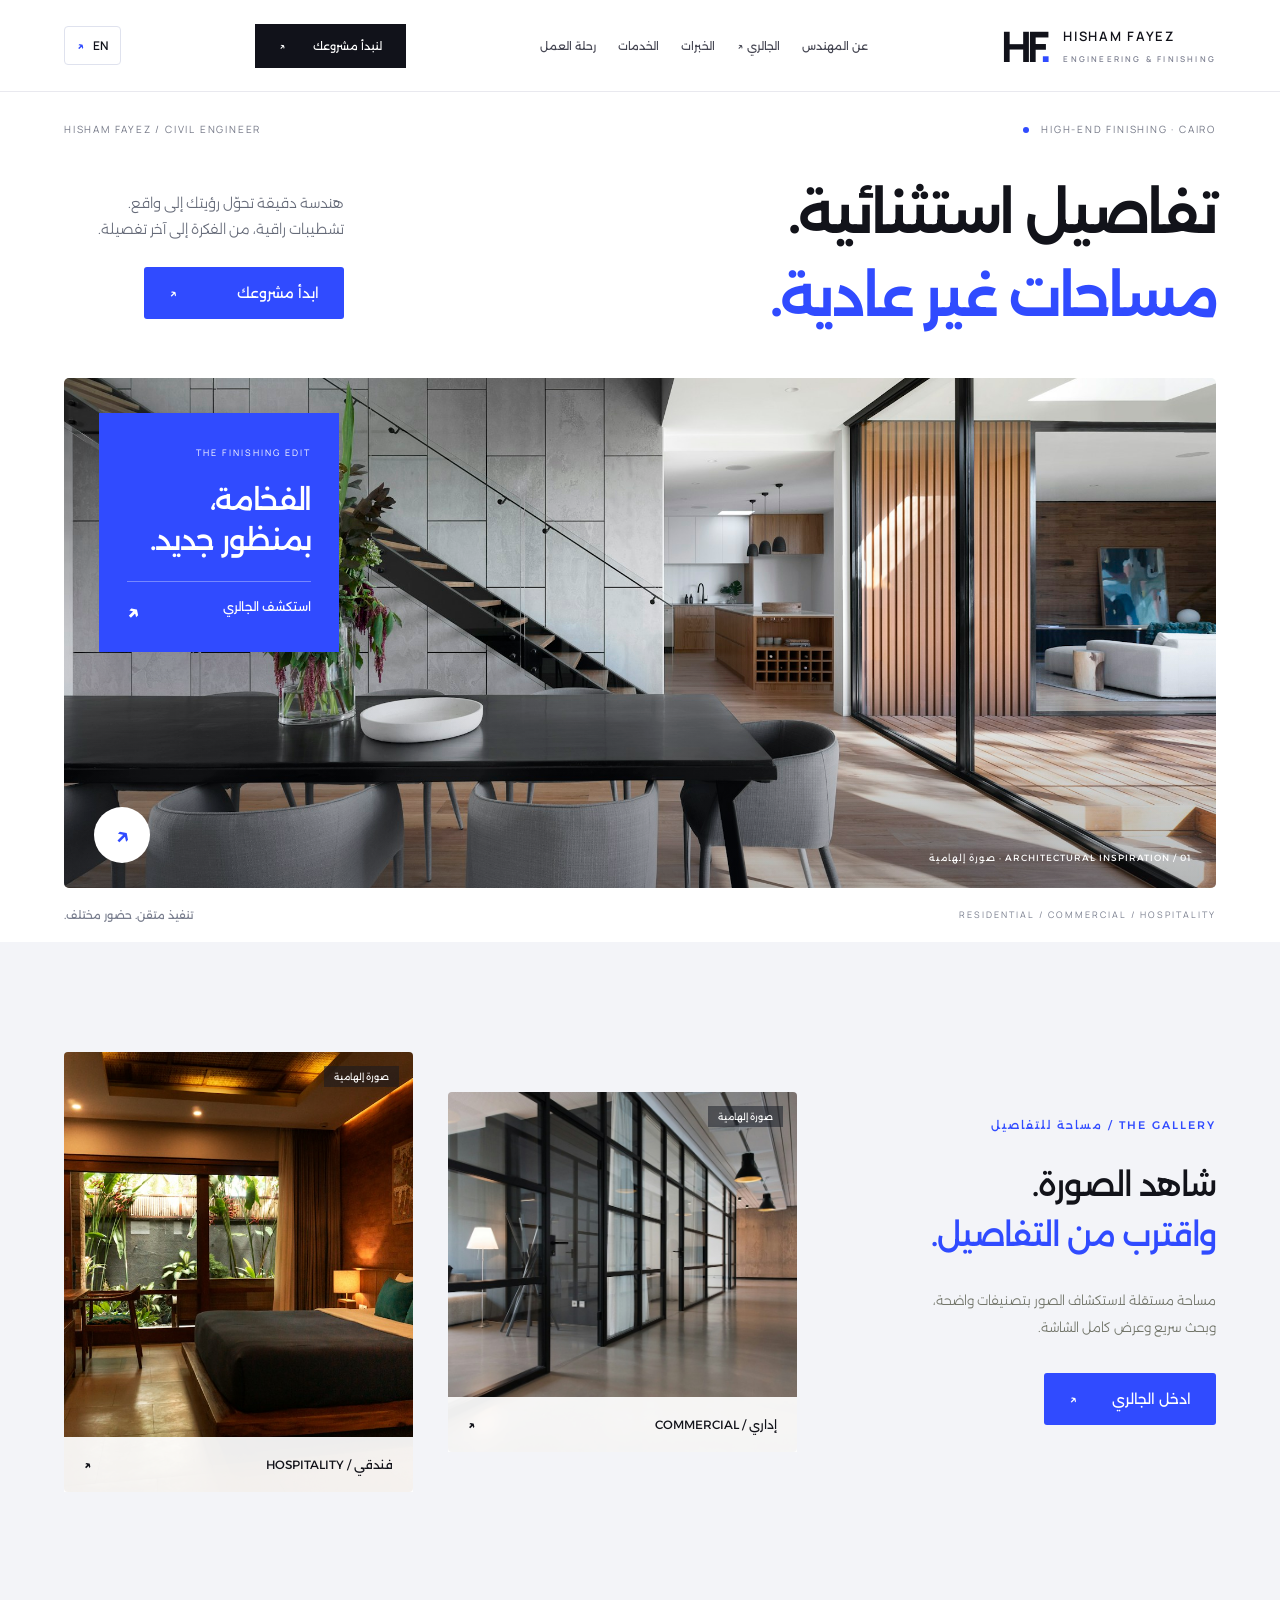
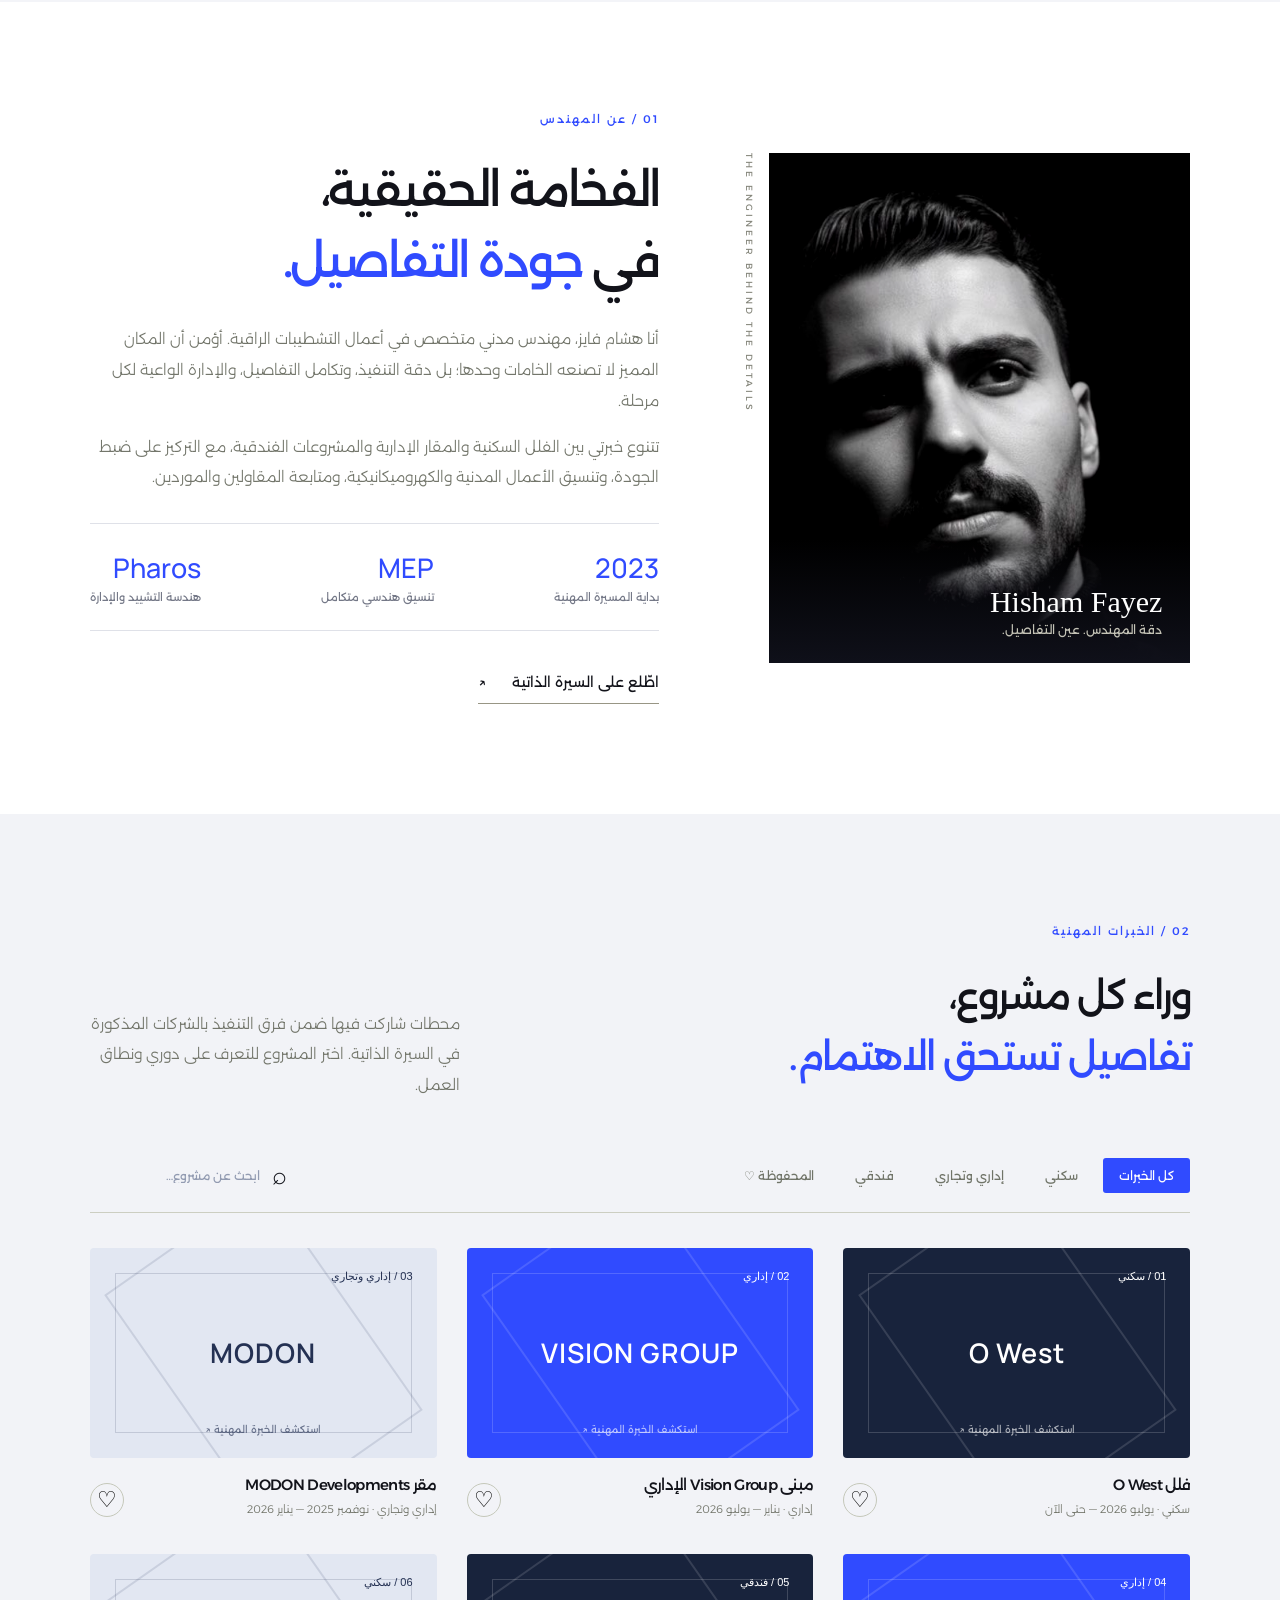
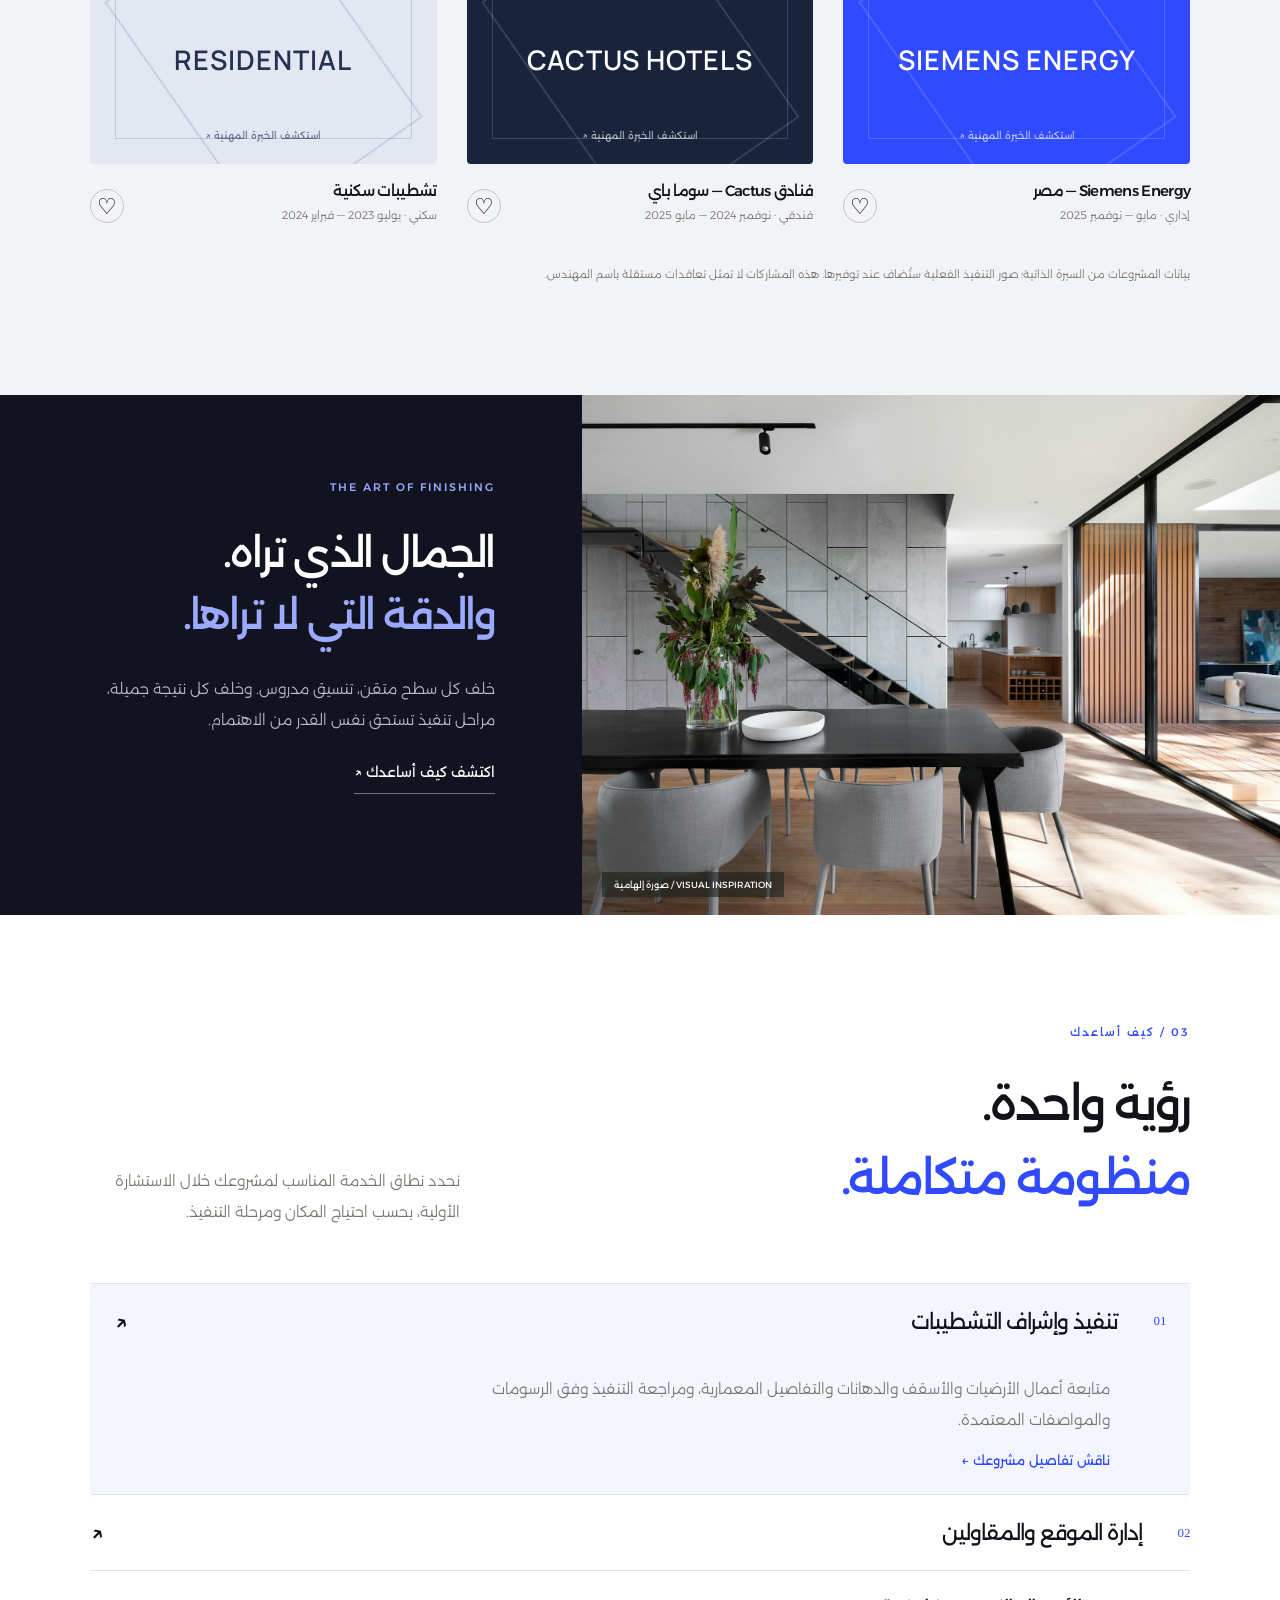
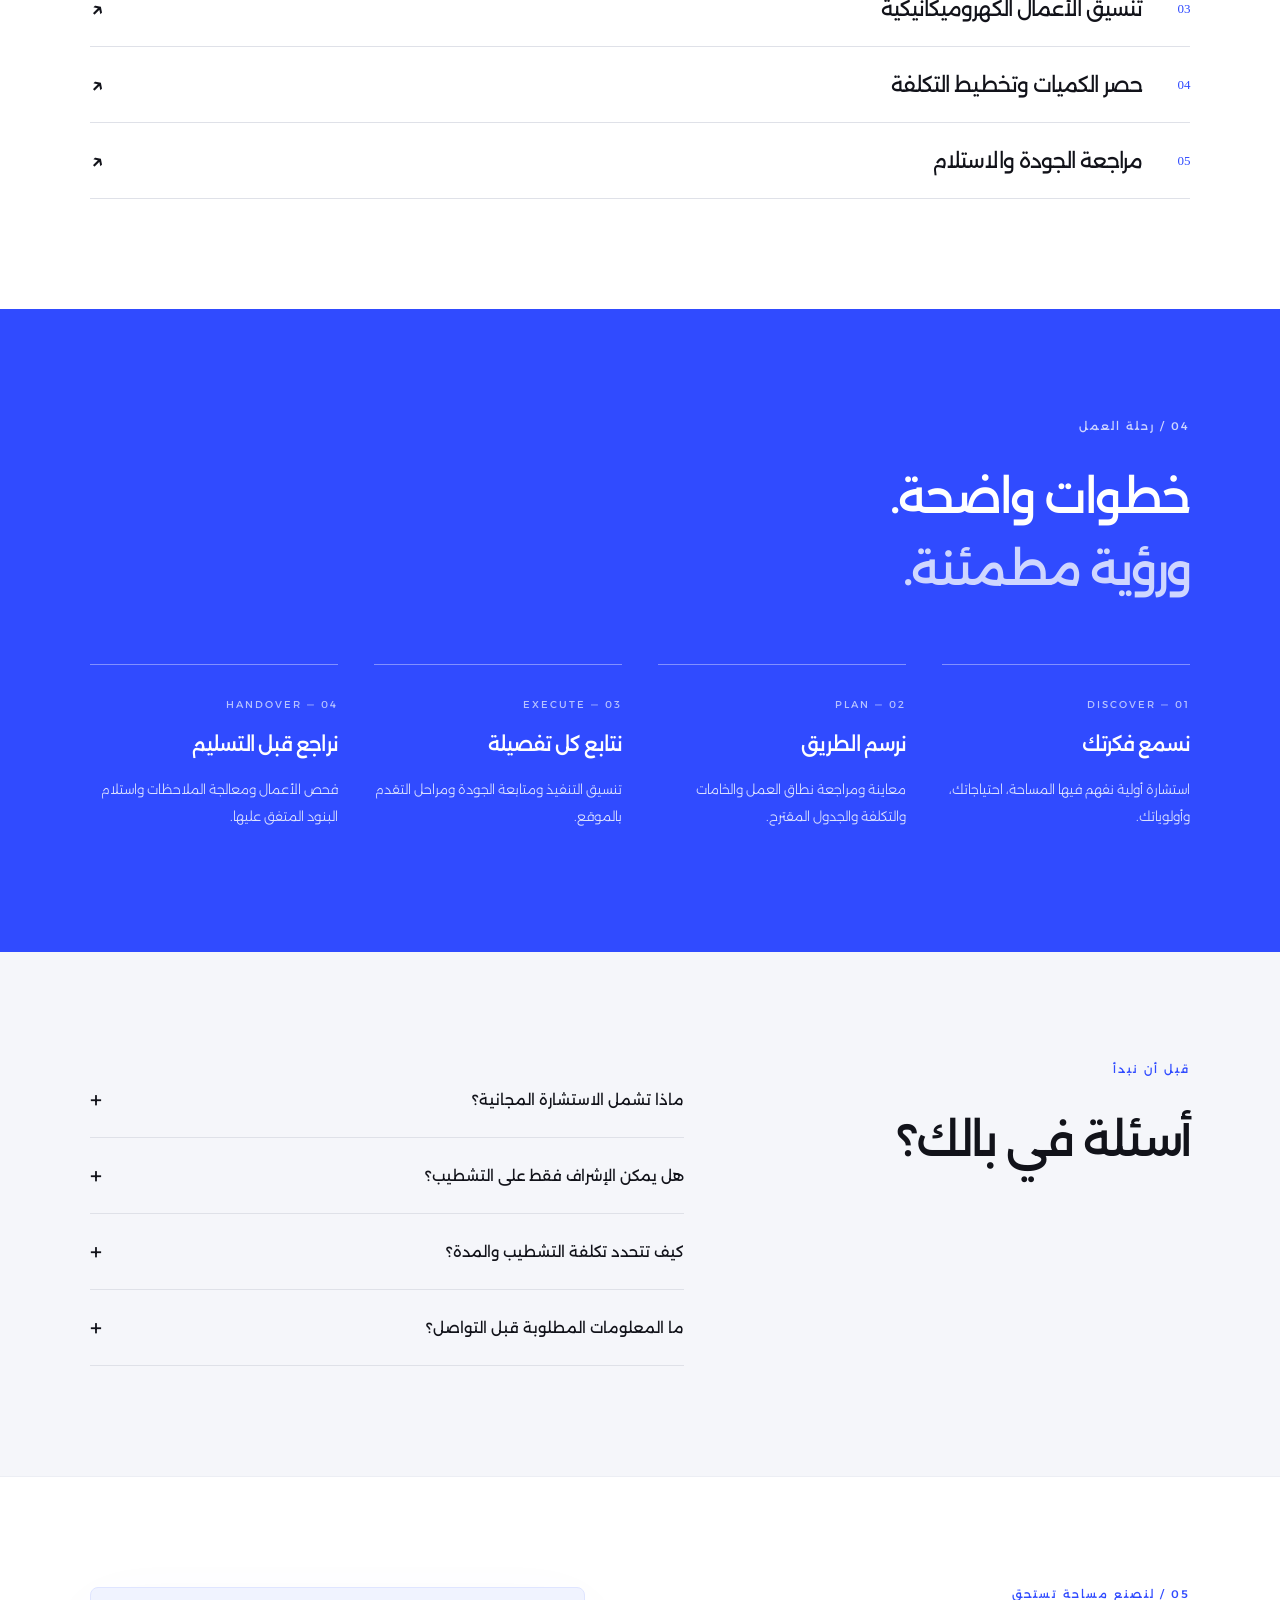
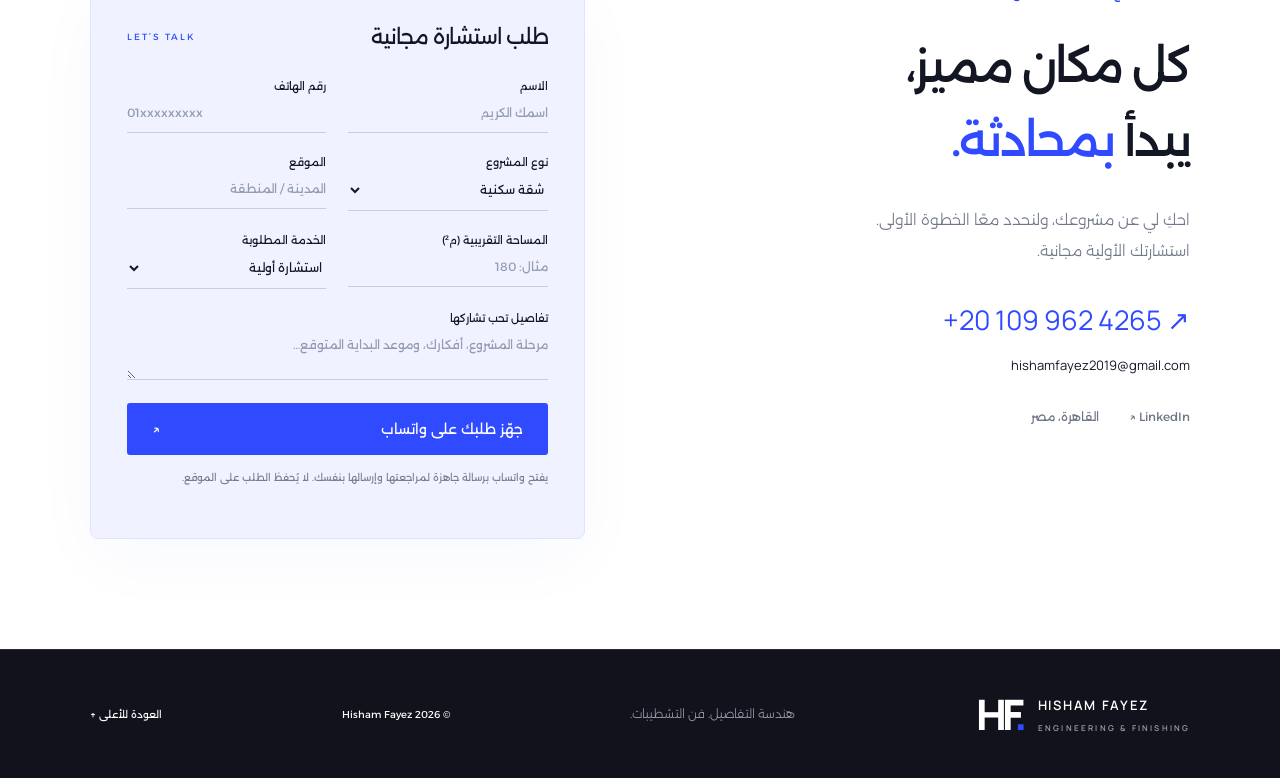
<file: index.html>
<!DOCTYPE html><html lang="ar" dir="rtl"><head><meta charset="utf-8"><meta name="viewport" content="width=device-width,initial-scale=1"><title>هشام فايز | هندسة التفاصيل. فن التشطيبات.</title><meta name="description" content="المهندس هشام فايز، متخصص في التشطيبات الراقية وإدارة المواقع وتنسيق الأعمال المدنية والكهروميكانيكية. استكشف الخبرات واطلب استشارتك الأولية المجانية."><link rel="stylesheet" href="style.css"><link rel="stylesheet" href="modern.css"><link rel="stylesheet" href="typography.css"><link rel="preconnect" href="https://fonts.googleapis.com"><link href="https://fonts.googleapis.com/css2?family=Alexandria:wght@300;400;500;600;700&family=Manrope:wght@400;500;600;700;800&display=swap" rel="stylesheet"><meta name="theme-color" content="#191b18"><link rel="alternate" hreflang="ar" href="index.html"><link rel="alternate" hreflang="en" href="index-en.html"></head><body>
<header><a class="brand" href="#home" aria-label="الصفحة الرئيسية"><span class="monogram">HF<span>.</span></span><span>HISHAM FAYEZ<small>ENGINEERING & FINISHING</small></span></a><nav id="nav"><a href="#about">عن المهندس</a><a href="gallery.html">الجالري ↗</a><a href="#work">الخبرات</a><a href="#services">الخدمات</a><a href="#approach">رحلة العمل</a></nav><a class="nav-cta" href="#contact">لنبدأ مشروعك <span>↗</span></a><a class="language-switch" href="index-en.html" lang="en" hreflang="en" aria-label="Switch to English">EN <span>↗</span></a><button class="menu" aria-label="فتح القائمة" aria-expanded="false">☰</button></header>
<main><section id="home" class="new-hero"><div class="hero-topline"><span>HISHAM FAYEZ / CIVIL ENGINEER</span><span><i></i> HIGH-END FINISHING · CAIRO</span></div><div class="hero-title-row"><h1>تفاصيل استثنائية.<br><em>مساحات غير عادية.</em></h1><div class="hero-intro"><p>هندسة دقيقة تحوّل رؤيتك إلى واقع.<br>تشطيبات راقية، من الفكرة إلى آخر تفصيلة.</p><a href="#contact" class="button gold">ابدأ مشروعك <span>↗</span></a></div></div><div class="hero-stage"><img src="assets/modern.jpg" alt="مساحة معمارية معاصرة — صورة إلهامية"><div class="stage-tag"><span>THE FINISHING EDIT</span><h2>الفخامة،<br>بمنظور جديد.</h2><a href="gallery.html">استكشف الجالري <b>↗</b></a></div><span class="stage-caption">01 / ARCHITECTURAL INSPIRATION · صورة إلهامية</span><a class="round-link" href="gallery.html" aria-label="افتح الجالري">↗</a></div><div class="hero-foot"><span>RESIDENTIAL / COMMERCIAL / HOSPITALITY</span><span>تنفيذ متقن. حضور مختلف.</span></div></section>
<section class="gallery-teaser"><div><span class="eyebrow">THE GALLERY / مساحة للتفاصيل</span><h2>شاهد الصورة.<br><em>واقترب من التفاصيل.</em></h2><p>مساحة مستقلة لاستكشاف الصور بتصنيفات واضحة، وبحث سريع وعرض كامل الشاشة.</p><a class="button gold" href="gallery.html">ادخل الجالري <span>↗</span></a></div><a class="teaser-photo" href="gallery.html"><img src="assets/office.jpg" alt="إلهام للمساحات الإدارية" loading="lazy"><span>إداري / COMMERCIAL <b>↗</b></span><small>صورة إلهامية</small></a><a class="teaser-photo tall" href="gallery.html"><img src="assets/hotel.jpg" alt="إلهام للمساحات الفندقية" loading="lazy"><span>فندقي / HOSPITALITY <b>↗</b></span><small>صورة إلهامية</small></a></section>
<section id="about" class="section about"><div class="portrait-wrap"><img src="assets/portrait.png" alt="المهندس هشام فايز" loading="lazy"><div class="portrait-label"><span>Hisham Fayez</span><small>دقة المهندس. عين التفاصيل.</small></div><span class="vertical">THE ENGINEER BEHIND THE DETAILS</span></div><div><div class="eyebrow">01 / عن المهندس</div><h2>الفخامة الحقيقية،<br>في <em>جودة التفاصيل.</em></h2><p>أنا هشام فايز، مهندس مدني متخصص في أعمال التشطيبات الراقية. أؤمن أن المكان المميز لا تصنعه الخامات وحدها؛ بل دقة التنفيذ، وتكامل التفاصيل، والإدارة الواعية لكل مرحلة.</p><p>تتنوع خبرتي بين الفلل السكنية والمقار الإدارية والمشروعات الفندقية، مع التركيز على ضبط الجودة، وتنسيق الأعمال المدنية والكهروميكانيكية، ومتابعة المقاولين والموردين.</p><div class="about-facts"><div><strong>2023</strong><span>بداية المسيرة المهنية</span></div><div><strong>MEP</strong><span>تنسيق هندسي متكامل</span></div><div><strong>Pharos</strong><span>هندسة التشييد والإدارة</span></div></div><a class="text-link dark" href="assets/Hisham-Fayez-CV.pdf" target="_blank">اطّلع على السيرة الذاتية <span>↗</span></a></div></section>
<section id="work" class="section work"><div class="section-heading"><div><div class="eyebrow">02 / الخبرات المهنية</div><h2>وراء كل مشروع،<br><em>تفاصيل تستحق الاهتمام.</em></h2></div><p>محطات شاركت فيها ضمن فرق التنفيذ بالشركات المذكورة في السيرة الذاتية. اختر المشروع للتعرف على دوري ونطاق العمل.</p></div><div class="gallery-tools"><div class="filters" aria-label="تصفية المشروعات"><button class="active" data-filter="all">كل الخبرات</button><button data-filter="residential">سكني</button><button data-filter="commercial">إداري وتجاري</button><button data-filter="hotel">فندقي</button><button data-filter="saved">المحفوظة ♡</button></div><label class="search"><span>⌕</span><input id="search" type="search" placeholder="ابحث عن مشروع…" aria-label="ابحث عن مشروع"></label></div><div id="projects" class="projects"></div><p id="empty" hidden>لا توجد مشروعات مطابقة. جرّب تصنيفًا أو كلمة أخرى.</p><p class="work-note">بيانات المشروعات من السيرة الذاتية؛ صور التنفيذ الفعلية ستُضاف عند توفيرها. هذه المشاركات لا تمثل تعاقدات مستقلة باسم المهندس.</p></section>
<section class="inspiration"><div class="inspiration-img"><img src="assets/modern.jpg" alt="إلهام لتشطيب مساحة معيشة" loading="lazy"><span>VISUAL INSPIRATION / صورة إلهامية</span></div><div class="inspiration-copy"><div class="eyebrow">THE ART OF FINISHING</div><h2>الجمال الذي تراه.<br><em>والدقة التي لا تراها.</em></h2><p>خلف كل سطح متقن، تنسيق مدروس. وخلف كل نتيجة جميلة، مراحل تنفيذ تستحق نفس القدر من الاهتمام.</p><a class="text-link" href="#services">اكتشف كيف أساعدك ↗</a></div></section>
<section id="services" class="section services"><div class="section-heading"><div><div class="eyebrow">03 / كيف أساعدك</div><h2>رؤية واحدة.<br><em>منظومة متكاملة.</em></h2></div><p>نحدد نطاق الخدمة المناسب لمشروعك خلال الاستشارة الأولية، بحسب احتياج المكان ومرحلة التنفيذ.</p></div><div class="service-list">
<details open><summary><span>01</span><h3>تنفيذ وإشراف التشطيبات</h3><b>↗</b></summary><div><p>متابعة أعمال الأرضيات والأسقف والدهانات والتفاصيل المعمارية، ومراجعة التنفيذ وفق الرسومات والمواصفات المعتمدة.</p><a href="#contact" data-service="تنفيذ وإشراف التشطيبات">ناقش تفاصيل مشروعك ←</a></div></details>
<details><summary><span>02</span><h3>إدارة الموقع والمقاولين</h3><b>↗</b></summary><div><p>تنظيم مراحل التنفيذ، ومتابعة فرق العمل والموردين، وتنسيق احتياجات المواد والجدول الزمني للمشروع.</p><a href="#contact" data-service="إدارة الموقع والمقاولين">اطلب الخدمة ←</a></div></details>
<details><summary><span>03</span><h3>تنسيق الأعمال الكهروميكانيكية</h3><b>↗</b></summary><div><p>تنسيق واجهات الأعمال المدنية والكهرباء والميكانيكا مع التشطيبات لتقليل التعارضات أثناء التنفيذ.</p><a href="#contact" data-service="تنسيق الأعمال الكهروميكانيكية">اطلب الخدمة ←</a></div></details>
<details><summary><span>04</span><h3>حصر الكميات وتخطيط التكلفة</h3><b>↗</b></summary><div><p>مراجعة احتياجات المشروع من الخامات وبنود الأعمال، ومناقشة أولويات الميزانية قبل التنفيذ. التسعير النهائي يعتمد على المعاينة والمواصفات.</p><a href="#contact" data-service="حصر الكميات وتخطيط التكلفة">ناقش ميزانية مشروعك ←</a></div></details>
<details><summary><span>05</span><h3>مراجعة الجودة والاستلام</h3><b>↗</b></summary><div><p>فحص بنود التشطيب، وتسجيل الملاحظات، ومتابعة معالجتها قبل التسليم النهائي وفق نطاق عمل متفق عليه.</p><a href="#contact" data-service="مراجعة الجودة والاستلام">اطلب الخدمة ←</a></div></details></div></section>
<section id="approach" class="section approach"><div class="eyebrow">04 / رحلة العمل</div><h2>خطوات واضحة.<br><em>ورؤية مطمئنة.</em></h2><div class="steps"><article><span>01 — DISCOVER</span><h3>نسمع فكرتك</h3><p>استشارة أولية نفهم فيها المساحة، احتياجاتك، وأولوياتك.</p></article><article><span>02 — PLAN</span><h3>نرسم الطريق</h3><p>معاينة ومراجعة نطاق العمل والخامات والتكلفة والجدول المقترح.</p></article><article><span>03 — EXECUTE</span><h3>نتابع كل تفصيلة</h3><p>تنسيق التنفيذ ومتابعة الجودة ومراحل التقدم بالموقع.</p></article><article><span>04 — HANDOVER</span><h3>نراجع قبل التسليم</h3><p>فحص الأعمال ومعالجة الملاحظات واستلام البنود المتفق عليها.</p></article></div></section>
<section class="section faq"><div><div class="eyebrow">قبل أن نبدأ</div><h2>أسئلة في بالك؟</h2></div><div><details><summary>ماذا تشمل الاستشارة المجانية؟ <b>+</b></summary><p>مناقشة أولية لفكرة المشروع والمرحلة الحالية وأولويات التنفيذ. المعاينة والرسومات والحصر التفصيلي خدمات تُحدد بشكل منفصل بعد الاتفاق.</p></details><details><summary>هل يمكن الإشراف فقط على التشطيب؟ <b>+</b></summary><p>يمكن مناقشة الإشراف أو التنسيق أو مراجعة الجودة بصورة مستقلة، ويتحدد نطاق العمل حسب احتياجات المشروع والتوافر.</p></details><details><summary>كيف تتحدد تكلفة التشطيب والمدة؟ <b>+</b></summary><p>حسب المساحة وحالة الوحدة ومستوى الخامات ونطاق الأعمال. بعد مراجعة التفاصيل يمكن إعداد نطاق واضح وتقدير مناسب، ولا يعتمد على سعر متر عام فقط.</p></details><details><summary>ما المعلومات المطلوبة قبل التواصل؟ <b>+</b></summary><p>موقع المشروع ونوعه ومساحته التقريبية ومرحلة التشطيب الحالية، مع أي رسومات أو صور متاحة ترسلها أثناء المحادثة.</p></details></div></section>
<section id="contact" class="section contact"><div><div class="eyebrow">05 / لنصنع مساحة تستحق</div><h2>كل مكان مميز،<br>يبدأ <em>بمحادثة.</em></h2><p>احكِ لي عن مشروعك، ولنحدد معًا الخطوة الأولى.<br>استشارتك الأولية مجانية.</p><a href="tel:+201099624265" class="phone" dir="ltr">+20 109 962 4265 ↗</a><a href="mailto:hishamfayez2019@gmail.com" class="email">hishamfayez2019@gmail.com</a><div class="social"><a href="https://www.linkedin.com/in/hisham-rizq-38a5953a5/" target="_blank" rel="noopener">LinkedIn ↗</a><span>القاهرة، مصر</span></div></div><form id="consultation"><div class="form-top"><h3>طلب استشارة مجانية</h3><span>LET’S TALK</span></div><div class="form-grid"><label>الاسم<input name="name" required maxlength="80" placeholder="اسمك الكريم" autocomplete="name"></label><label>رقم الهاتف<input name="phone" type="tel" required pattern="[+0-9 ()-]{8,20}" placeholder="01xxxxxxxxx" autocomplete="tel"></label><label>نوع المشروع<select name="type"><option>شقة سكنية</option><option>فيلا</option><option>مقر إداري / تجاري</option><option>مشروع فندقي</option><option>أخرى</option></select></label><label>الموقع<input name="location" required placeholder="المدينة / المنطقة" maxlength="100"></label><label>المساحة التقريبية (م²)<input name="area" type="number" min="1" max="100000" placeholder="مثال: 180"></label><label>الخدمة المطلوبة<select name="service" id="service"><option>استشارة أولية</option><option>تنفيذ وإشراف التشطيبات</option><option>إدارة الموقع والمقاولين</option><option>تنسيق الأعمال الكهروميكانيكية</option><option>حصر الكميات وتخطيط التكلفة</option><option>مراجعة الجودة والاستلام</option></select></label></div><label>تفاصيل تحب تشاركها<textarea name="details" rows="2" maxlength="1200" placeholder="مرحلة المشروع، أفكارك، وموعد البداية المتوقع…"></textarea></label><button class="button gold" type="submit">جهّز طلبك على واتساب <span>↗</span></button><small>يفتح واتساب برسالة جاهزة لمراجعتها وإرسالها بنفسك. لا يُحفظ الطلب على الموقع.</small><p id="form-status" role="status"></p></form></section>
</main><footer><a class="brand" href="#home"><span class="monogram">HF<span>.</span></span><span>HISHAM FAYEZ<small>ENGINEERING & FINISHING</small></span></a><p>هندسة التفاصيل. فن التشطيبات.</p><span>© 2026 Hisham Fayez</span><a href="#home">العودة للأعلى ↑</a></footer>
<dialog id="project-dialog"><button class="close" aria-label="إغلاق">×</button><div id="project-detail"></div></dialog><script src="app.js"></script></body></html>
</file>
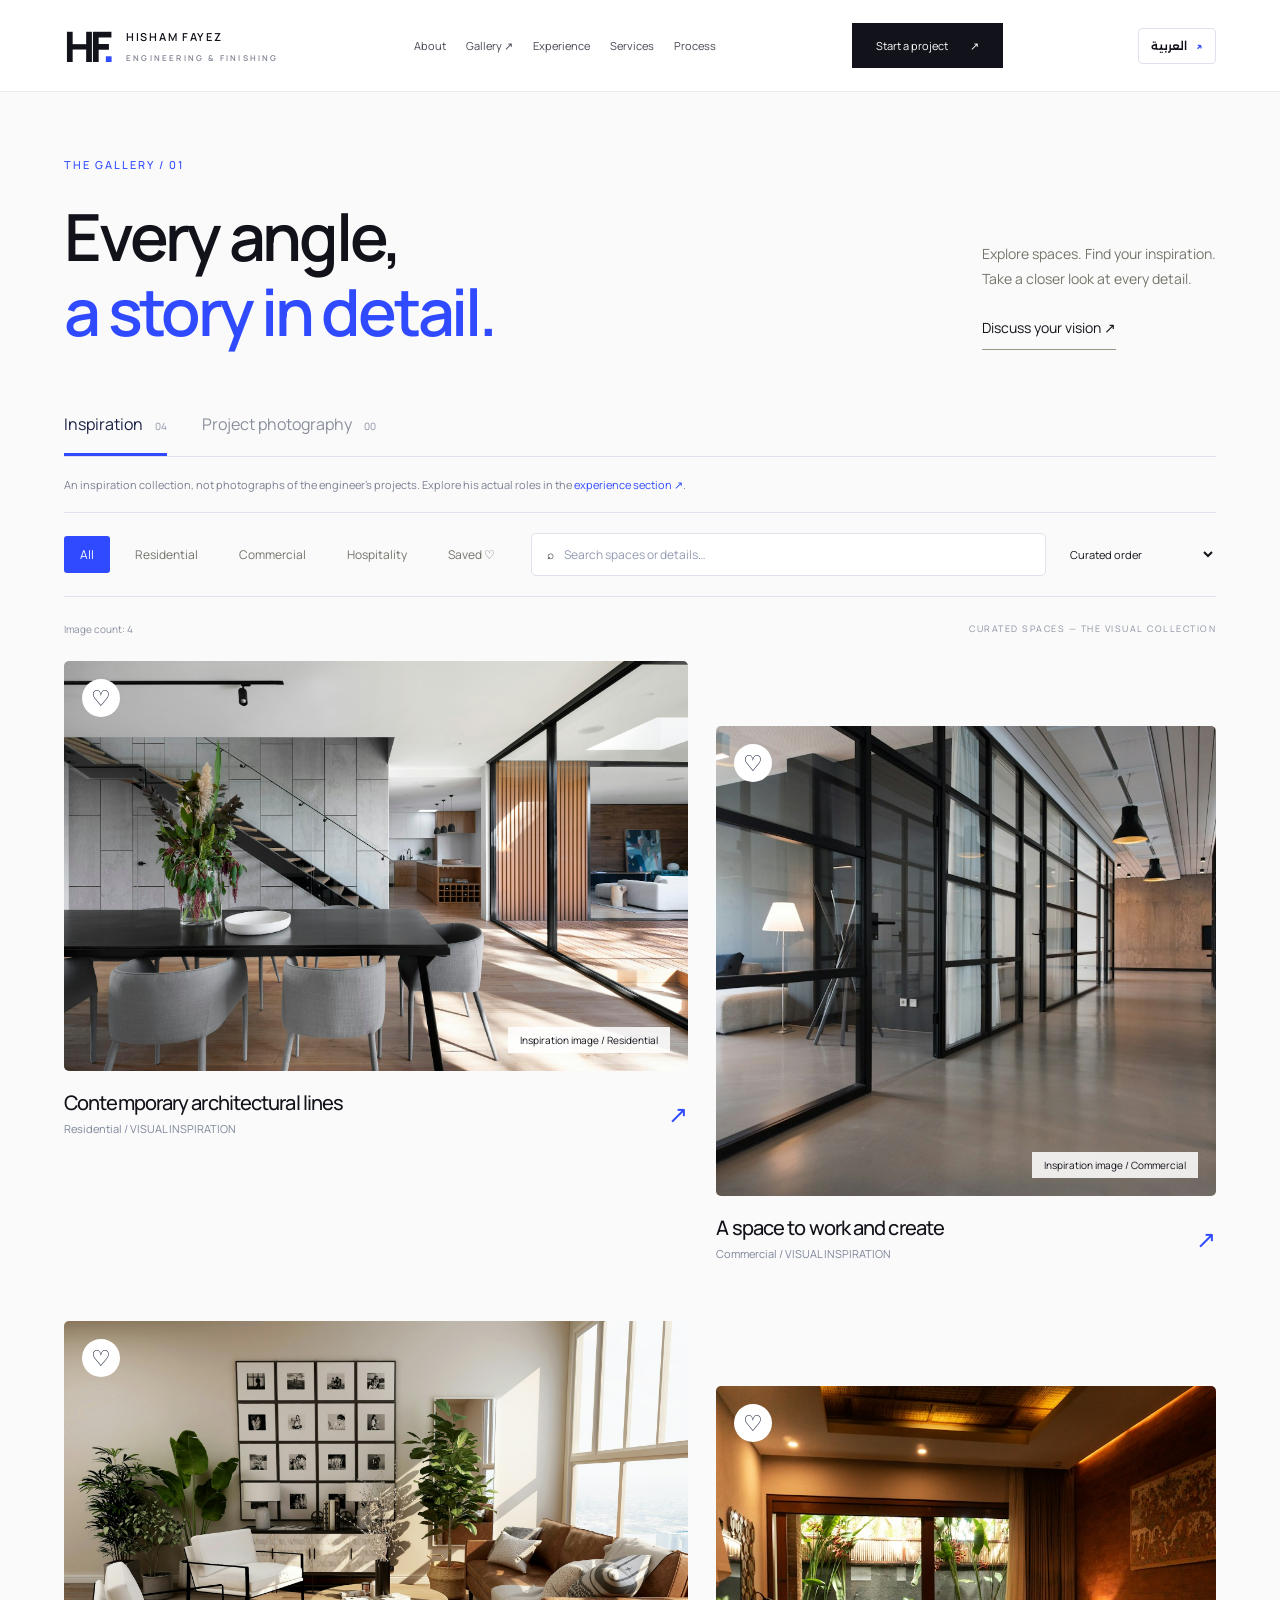
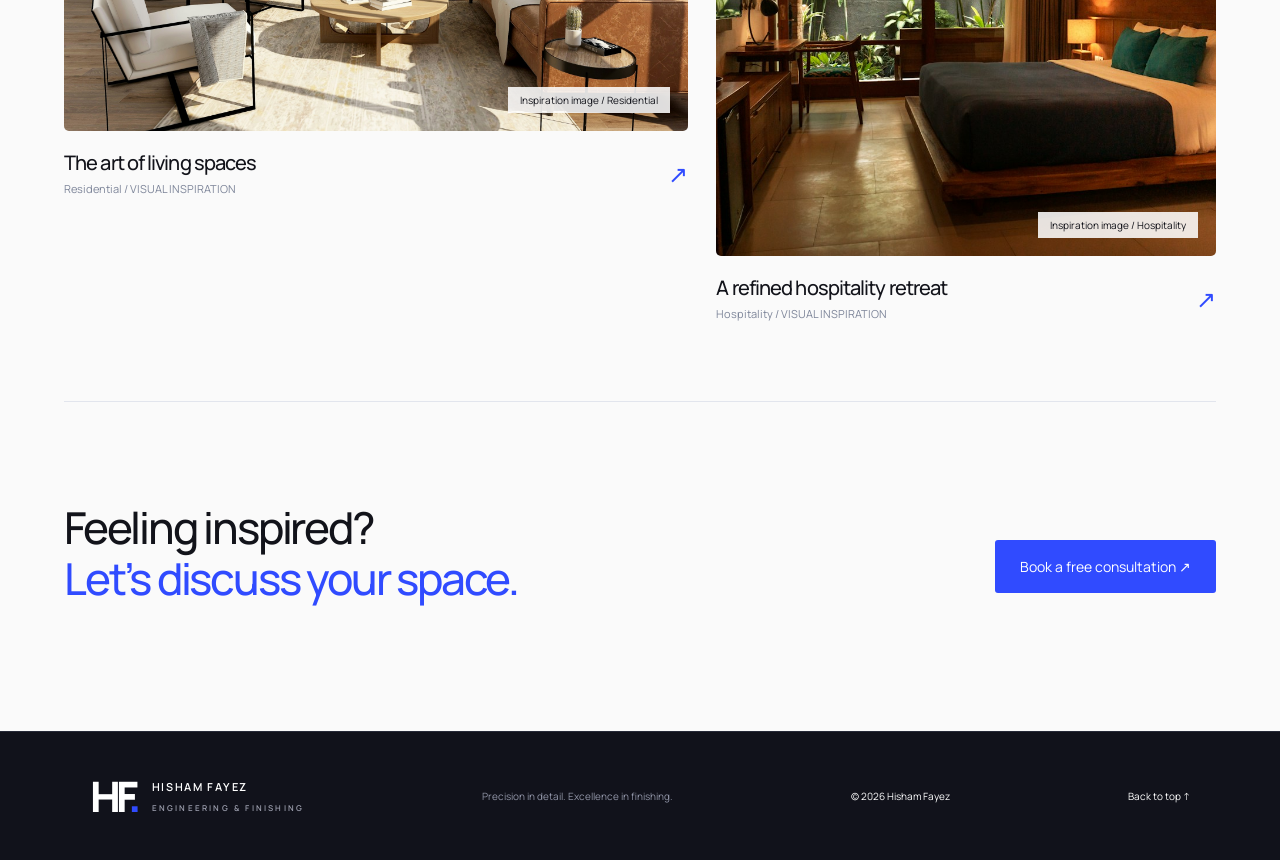
<file: gallery-en.html>
<!DOCTYPE html><html lang="en" dir="ltr"><head><meta charset="utf-8"><meta name="viewport" content="width=device-width,initial-scale=1"><title>Gallery — Hisham Fayez</title><meta name="description" content="Hisham Fayez, civil engineer specialising in high-end finishes, site management and MEP coordination. Explore his experience and request a free initial consultation."><link rel="stylesheet" href="style.css"><link rel="stylesheet" href="modern.css"><link rel="stylesheet" href="typography.css"><link rel="preconnect" href="https://fonts.googleapis.com"><link href="https://fonts.googleapis.com/css2?family=Alexandria:wght@300;400;500;600;700&amp;family=Manrope:wght@400;500;600;700;800&amp;display=swap" rel="stylesheet"><meta name="theme-color" content="#191b18"><link rel="alternate" hreflang="ar" href="gallery.html"><link rel="alternate" hreflang="en" href="gallery-en.html"></head><body>
<header><a class="brand" href="index-en.html#home" aria-label="Home"><span class="monogram">HF<span>.</span></span><span>HISHAM FAYEZ<small>ENGINEERING & FINISHING</small></span></a><nav id="nav"><a href="index-en.html#about">About</a><a href="gallery-en.html">Gallery ↗</a><a href="index-en.html#work">Experience</a><a href="index-en.html#services">Services</a><a href="index-en.html#approach">Process</a></nav><a class="nav-cta" href="index-en.html#contact">Start a project <span>↗</span></a><a class="language-switch" href="gallery.html" lang="ar" hreflang="ar" aria-label="التبديل إلى العربية">العربية <span>↗</span></a><button class="menu" aria-label="Open navigation" aria-expanded="false">☰</button></header>
<main class="gallery-page"><div class="gallery-heading"><div class="eyebrow">THE GALLERY / 01</div><div class="gallery-title"><h1>Every angle,<br><em>a story in detail.</em></h1><div><p>Explore spaces. Find your inspiration.<br>Take a closer look at every detail.</p><a href="index-en.html#contact" class="text-link dark">Discuss your vision ↗</a></div></div></div><div class="gallery-mode"><button class="selected" data-mode="inspiration">Inspiration <span>04</span></button><button data-mode="actual">Project photography <span>00</span></button></div><div class="gallery-notice" id="gallery-notice">An inspiration collection, not photographs of the engineer’s projects. Explore his actual roles in the <a href="index-en.html#work">experience section ↗</a>.</div><div class="gallery-toolbar"><div class="filters"><button class="active" data-category="all">All</button><button data-category="residential">Residential</button><button data-category="commercial">Commercial</button><button data-category="hotel">Hospitality</button><button data-category="saved">Saved ♡</button></div><label class="gallery-search">⌕ <input type="search" id="gallery-search" placeholder="Search spaces or details…" aria-label="Search the gallery"></label><select id="gallery-sort" aria-label="Sort images"><option value="default">Curated order</option><option value="name">Name: A — Z</option></select></div><div class="gallery-status"><span id="result-count" aria-live="polite"></span><span>CURATED SPACES — THE VISUAL COLLECTION</span></div><div id="photo-grid" class="photo-grid"></div><div id="gallery-empty" class="gallery-empty" hidden><span>↗</span><h2 id="empty-title"></h2><p id="empty-copy"></p><button id="reset-gallery" class="button gold">Show all images</button></div><section class="gallery-end"><h2>Feeling inspired?<br><em>Let’s discuss your space.</em></h2><a href="index-en.html#contact" class="button gold">Book a free consultation ↗</a></section></main><footer><a class="brand" href="index-en.html#home"><span class="monogram">HF<span>.</span></span><span>HISHAM FAYEZ<small>ENGINEERING & FINISHING</small></span></a><p>Precision in detail. Excellence in finishing.</p><span>© 2026 Hisham Fayez</span><a href="index-en.html#home">Back to top ↑</a></footer>
<dialog id="lightbox"><button class="lightbox-close" aria-label="Close image">×</button><div class="lightbox-image"><img id="full-image" src="assets/modern.jpg" alt=""><button class="photo-prev" aria-label="Previous image">→</button><button class="photo-next" aria-label="Next image">←</button></div><div class="lightbox-info"><div><span id="photo-category"></span><h2 id="photo-title"></h2><p>Inspiration image — not the engineer’s work</p></div><span id="photo-position"></span></div></dialog><script src="gallery-en.js"></script></body></html>
</file>
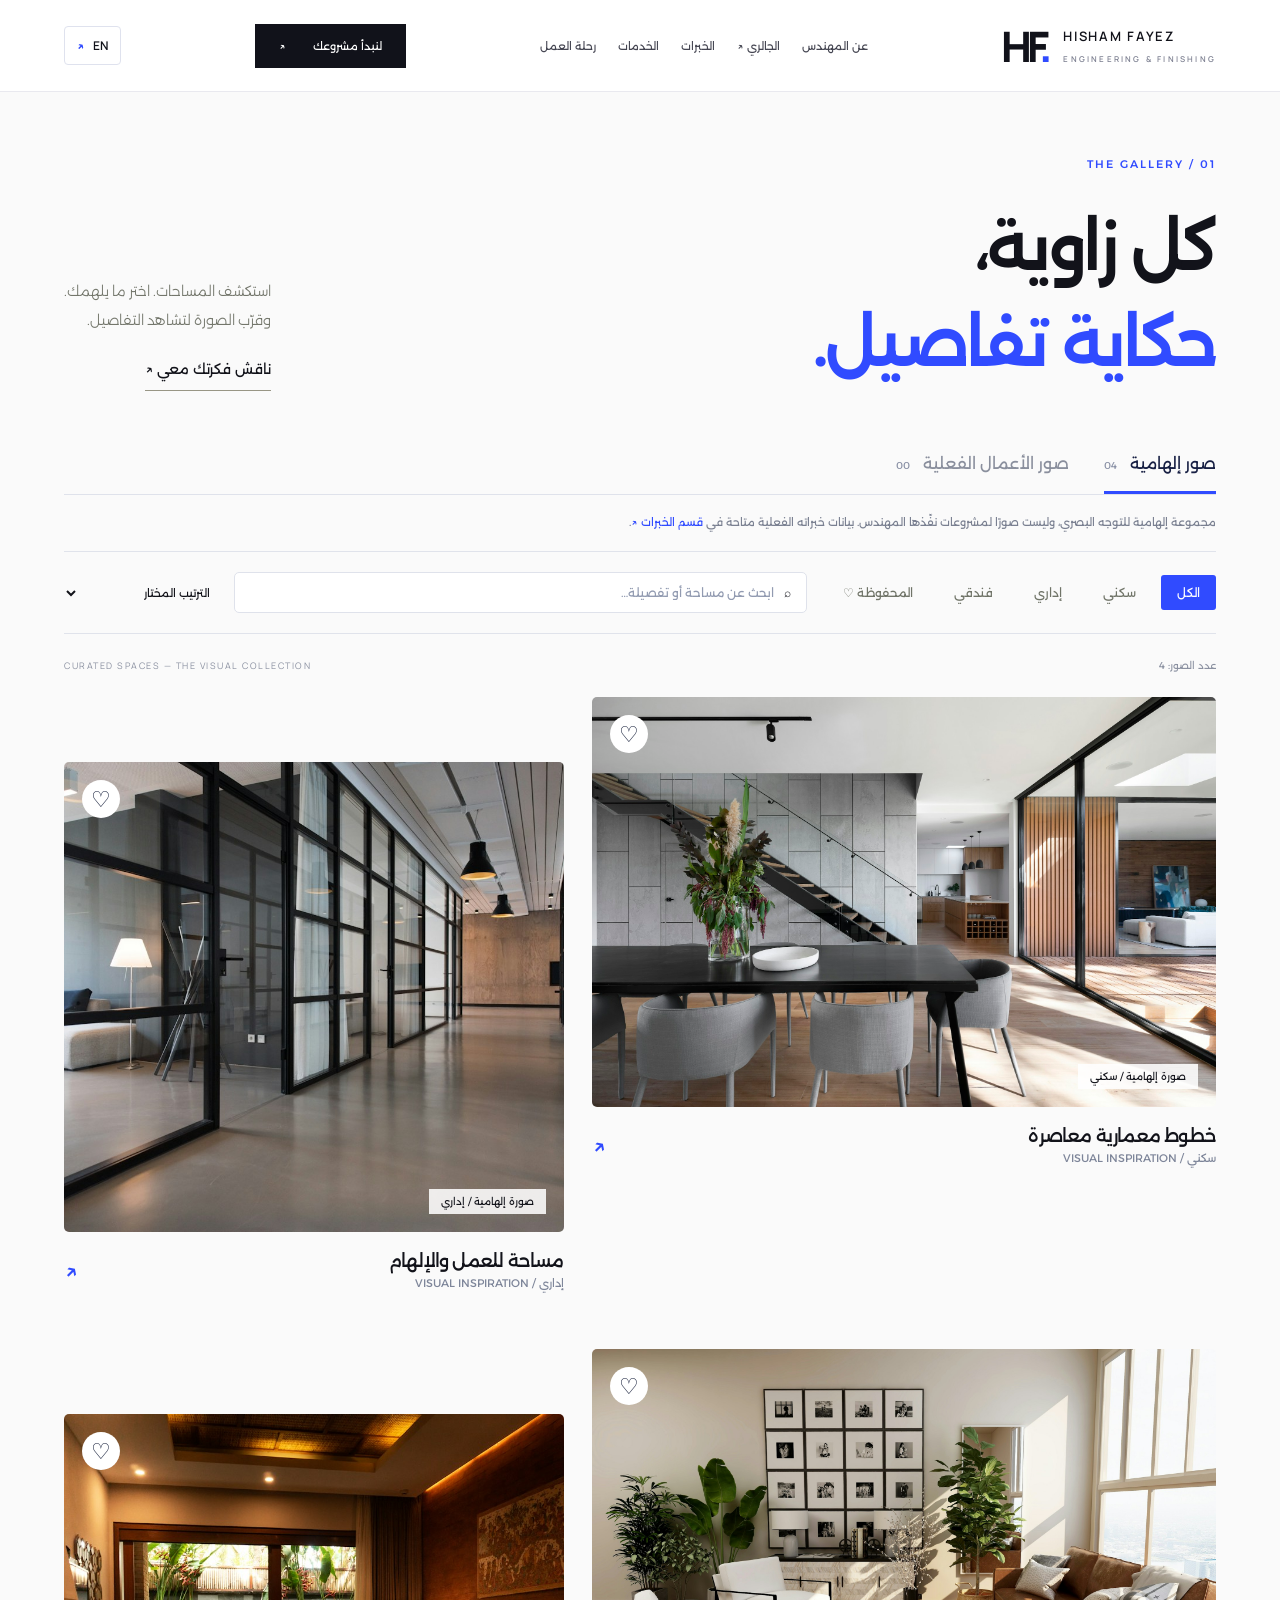
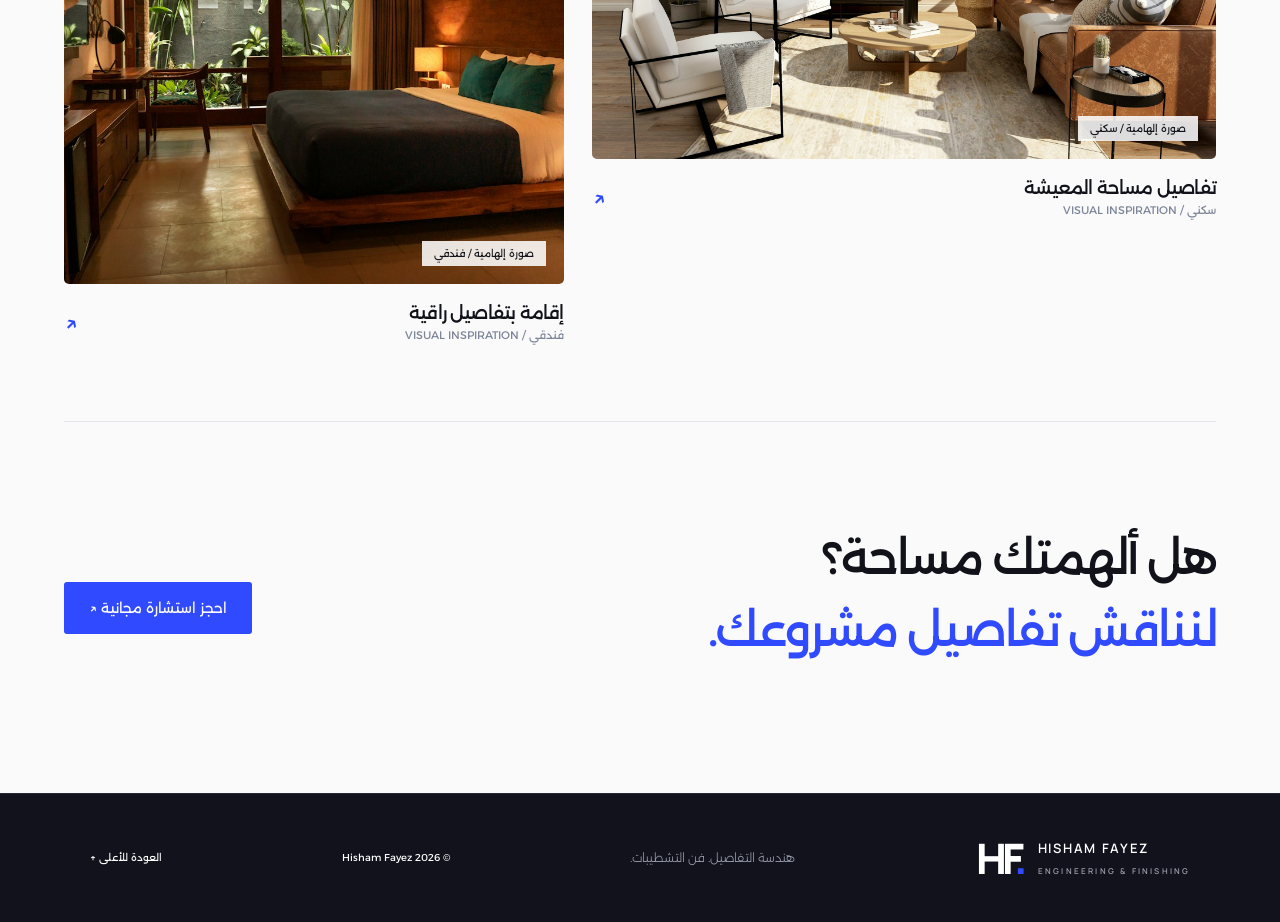
<file: gallery.html>
<!DOCTYPE html><html lang="ar" dir="rtl"><head><meta charset="utf-8"><meta name="viewport" content="width=device-width,initial-scale=1"><title>الجالري | هشام فايز</title><meta name="description" content="المهندس هشام فايز، متخصص في التشطيبات الراقية وإدارة المواقع وتنسيق الأعمال المدنية والكهروميكانيكية. استكشف الخبرات واطلب استشارتك الأولية المجانية."><link rel="stylesheet" href="style.css"><link rel="stylesheet" href="modern.css"><link rel="stylesheet" href="typography.css"><link rel="preconnect" href="https://fonts.googleapis.com"><link href="https://fonts.googleapis.com/css2?family=Alexandria:wght@300;400;500;600;700&family=Manrope:wght@400;500;600;700;800&display=swap" rel="stylesheet"><meta name="theme-color" content="#191b18"><link rel="alternate" hreflang="ar" href="gallery.html"><link rel="alternate" hreflang="en" href="gallery-en.html"></head><body>
<header><a class="brand" href="index.html#home" aria-label="الصفحة الرئيسية"><span class="monogram">HF<span>.</span></span><span>HISHAM FAYEZ<small>ENGINEERING & FINISHING</small></span></a><nav id="nav"><a href="index.html#about">عن المهندس</a><a href="gallery.html">الجالري ↗</a><a href="index.html#work">الخبرات</a><a href="index.html#services">الخدمات</a><a href="index.html#approach">رحلة العمل</a></nav><a class="nav-cta" href="index.html#contact">لنبدأ مشروعك <span>↗</span></a><a class="language-switch" href="gallery-en.html" lang="en" hreflang="en" aria-label="Switch to English">EN <span>↗</span></a><button class="menu" aria-label="فتح القائمة" aria-expanded="false">☰</button></header>
<main class="gallery-page"><div class="gallery-heading"><div class="eyebrow">THE GALLERY / 01</div><div class="gallery-title"><h1>كل زاوية،<br><em>حكاية تفاصيل.</em></h1><div><p>استكشف المساحات. اختر ما يلهمك.<br>وقرّب الصورة لتشاهد التفاصيل.</p><a href="index.html#contact" class="text-link dark">ناقش فكرتك معي ↗</a></div></div></div><div class="gallery-mode"><button class="selected" data-mode="inspiration">صور إلهامية <span>04</span></button><button data-mode="actual">صور الأعمال الفعلية <span>00</span></button></div><div class="gallery-notice" id="gallery-notice">مجموعة إلهامية للتوجه البصري، وليست صورًا لمشروعات نفّذها المهندس. بيانات خبراته الفعلية متاحة في <a href="index.html#work">قسم الخبرات ↗</a>.</div><div class="gallery-toolbar"><div class="filters"><button class="active" data-category="all">الكل</button><button data-category="residential">سكني</button><button data-category="commercial">إداري</button><button data-category="hotel">فندقي</button><button data-category="saved">المحفوظة ♡</button></div><label class="gallery-search">⌕ <input type="search" id="gallery-search" placeholder="ابحث عن مساحة أو تفصيلة…" aria-label="البحث في الجالري"></label><select id="gallery-sort" aria-label="ترتيب الصور"><option value="default">الترتيب المختار</option><option value="name">الاسم: أ — ي</option></select></div><div class="gallery-status"><span id="result-count" aria-live="polite"></span><span>CURATED SPACES — THE VISUAL COLLECTION</span></div><div id="photo-grid" class="photo-grid"></div><div id="gallery-empty" class="gallery-empty" hidden><span>↗</span><h2 id="empty-title"></h2><p id="empty-copy"></p><button id="reset-gallery" class="button gold">عرض كل الصور</button></div><section class="gallery-end"><h2>هل ألهمتك مساحة؟<br><em>لنناقش تفاصيل مشروعك.</em></h2><a href="index.html#contact" class="button gold">احجز استشارة مجانية ↗</a></section></main><footer><a class="brand" href="index.html#home"><span class="monogram">HF<span>.</span></span><span>HISHAM FAYEZ<small>ENGINEERING & FINISHING</small></span></a><p>هندسة التفاصيل. فن التشطيبات.</p><span>© 2026 Hisham Fayez</span><a href="index.html#home">العودة للأعلى ↑</a></footer>
<dialog id="lightbox"><button class="lightbox-close" aria-label="إغلاق الصورة">×</button><div class="lightbox-image"><img id="full-image" src="assets/modern.jpg" alt=""><button class="photo-prev" aria-label="الصورة السابقة">→</button><button class="photo-next" aria-label="الصورة التالية">←</button></div><div class="lightbox-info"><div><span id="photo-category"></span><h2 id="photo-title"></h2><p>صورة إلهامية — ليست من أعمال المهندس</p></div><span id="photo-position"></span></div></dialog><script src="gallery.js"></script></body></html>
</file>
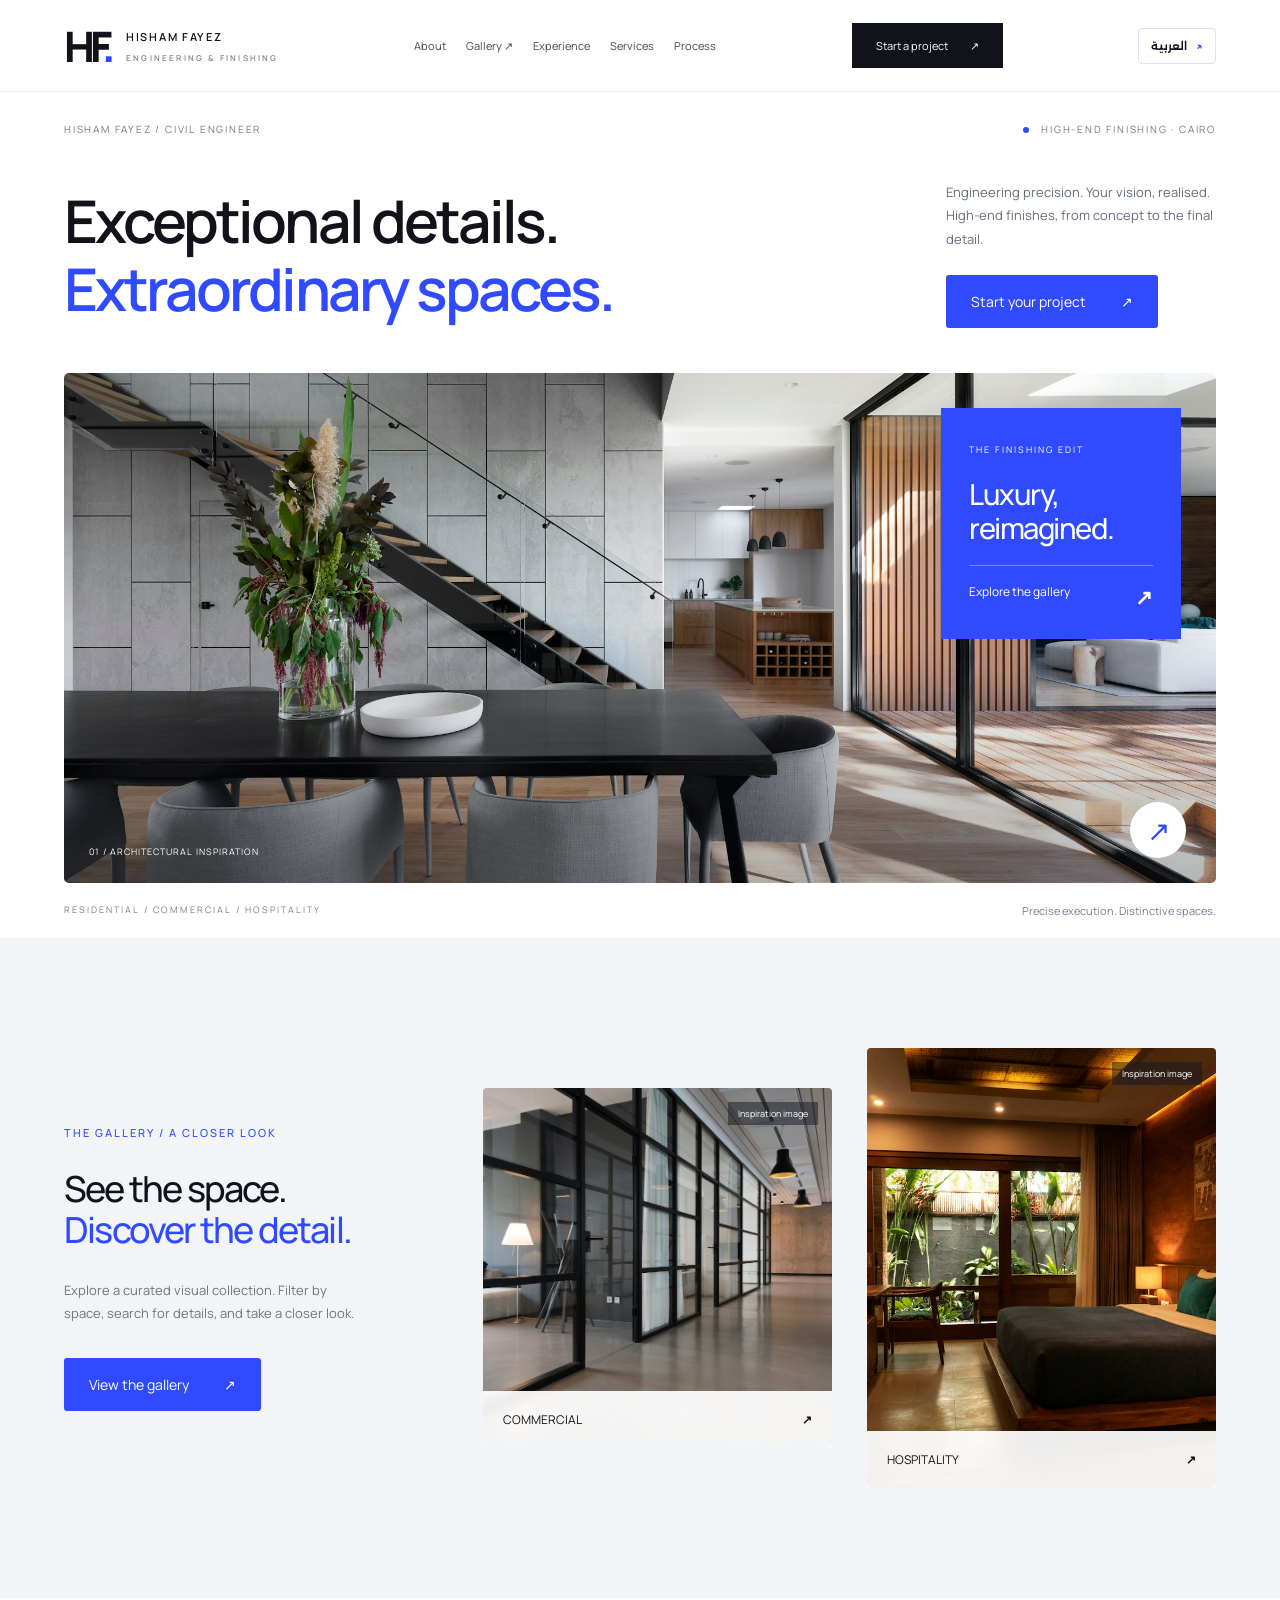
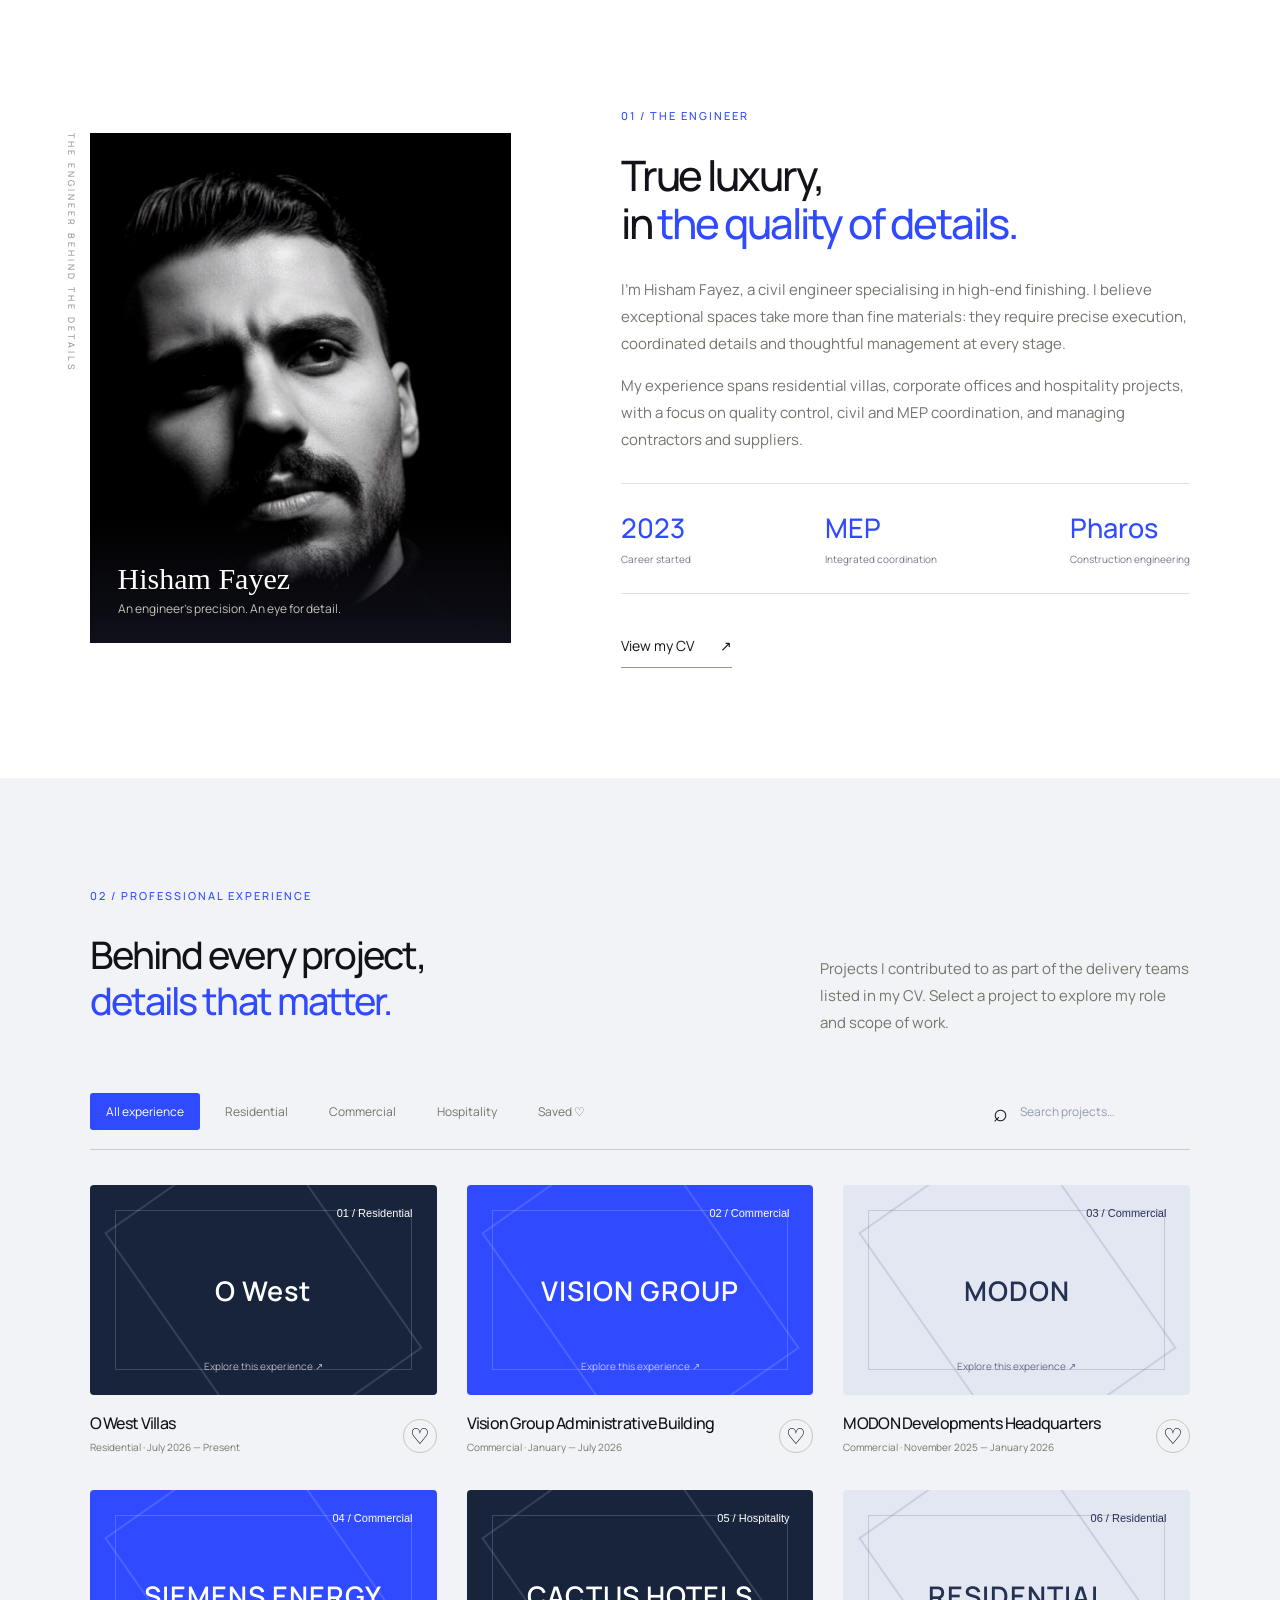
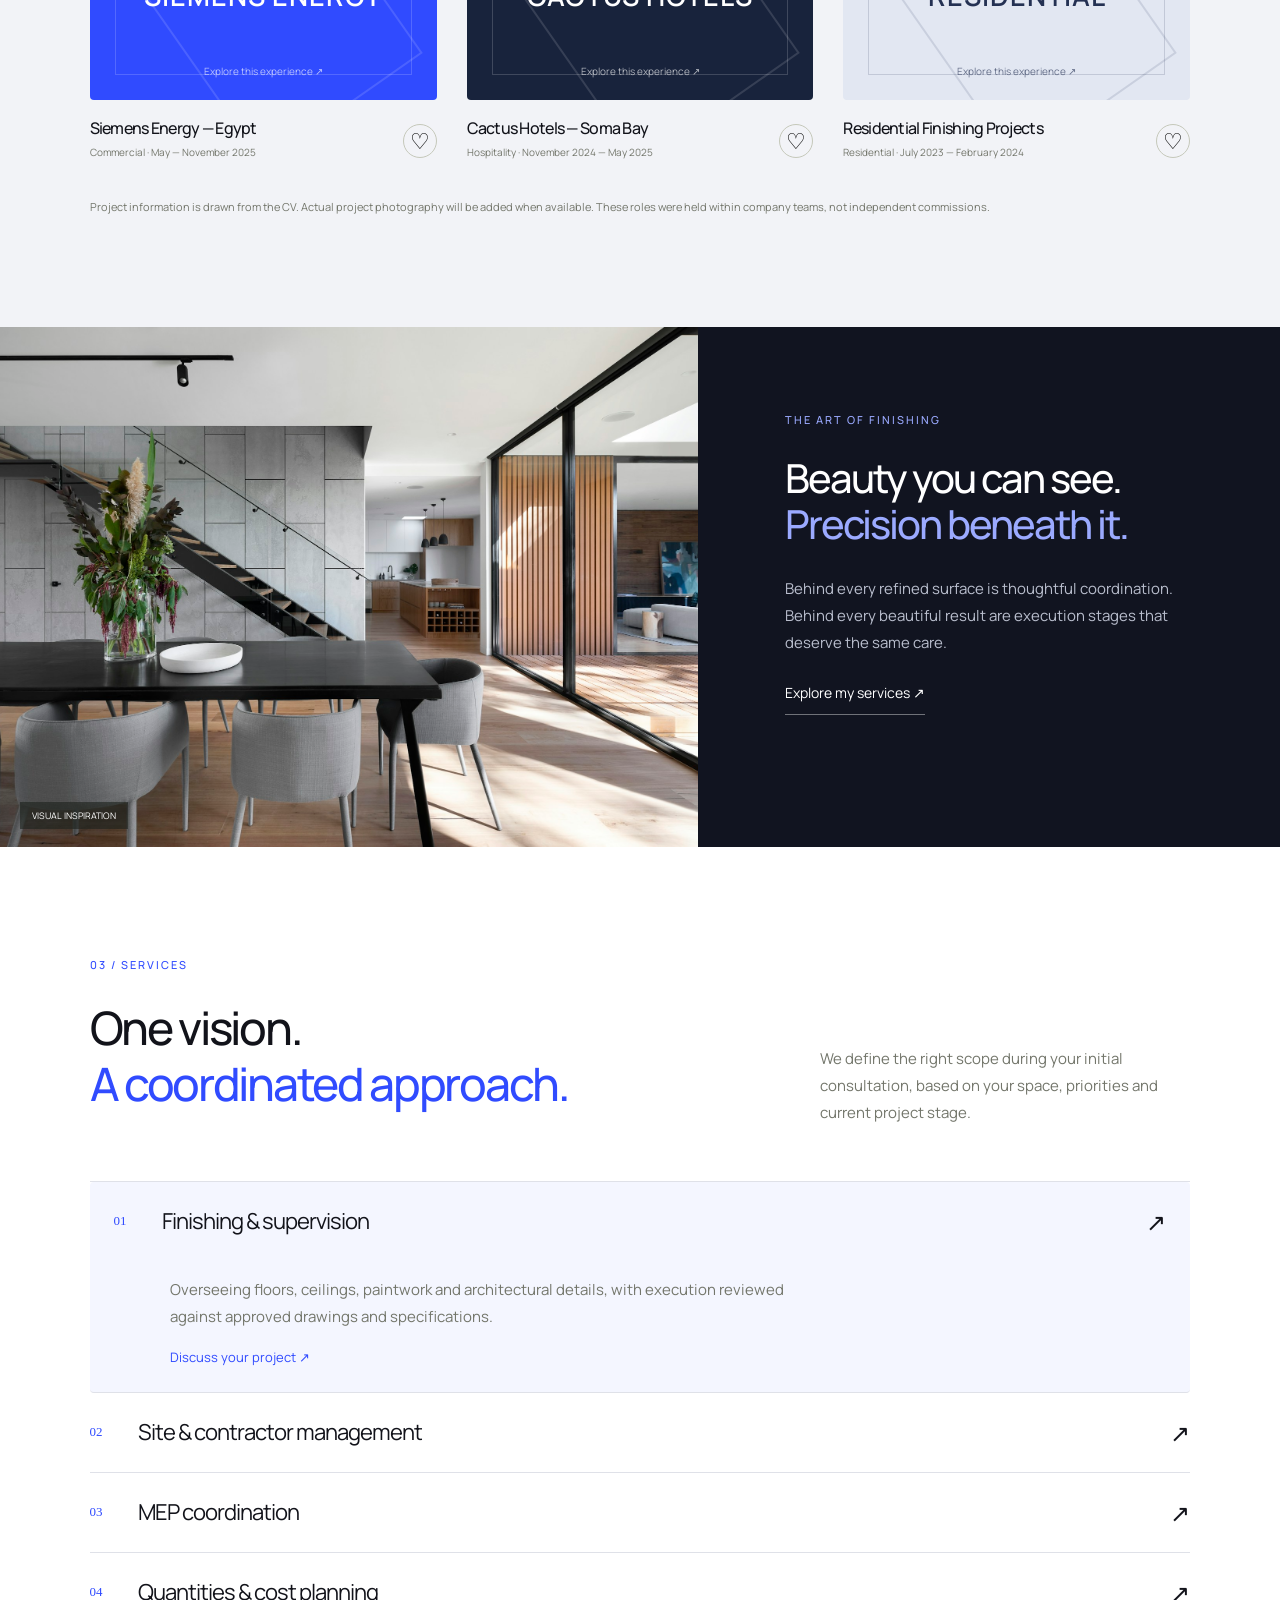
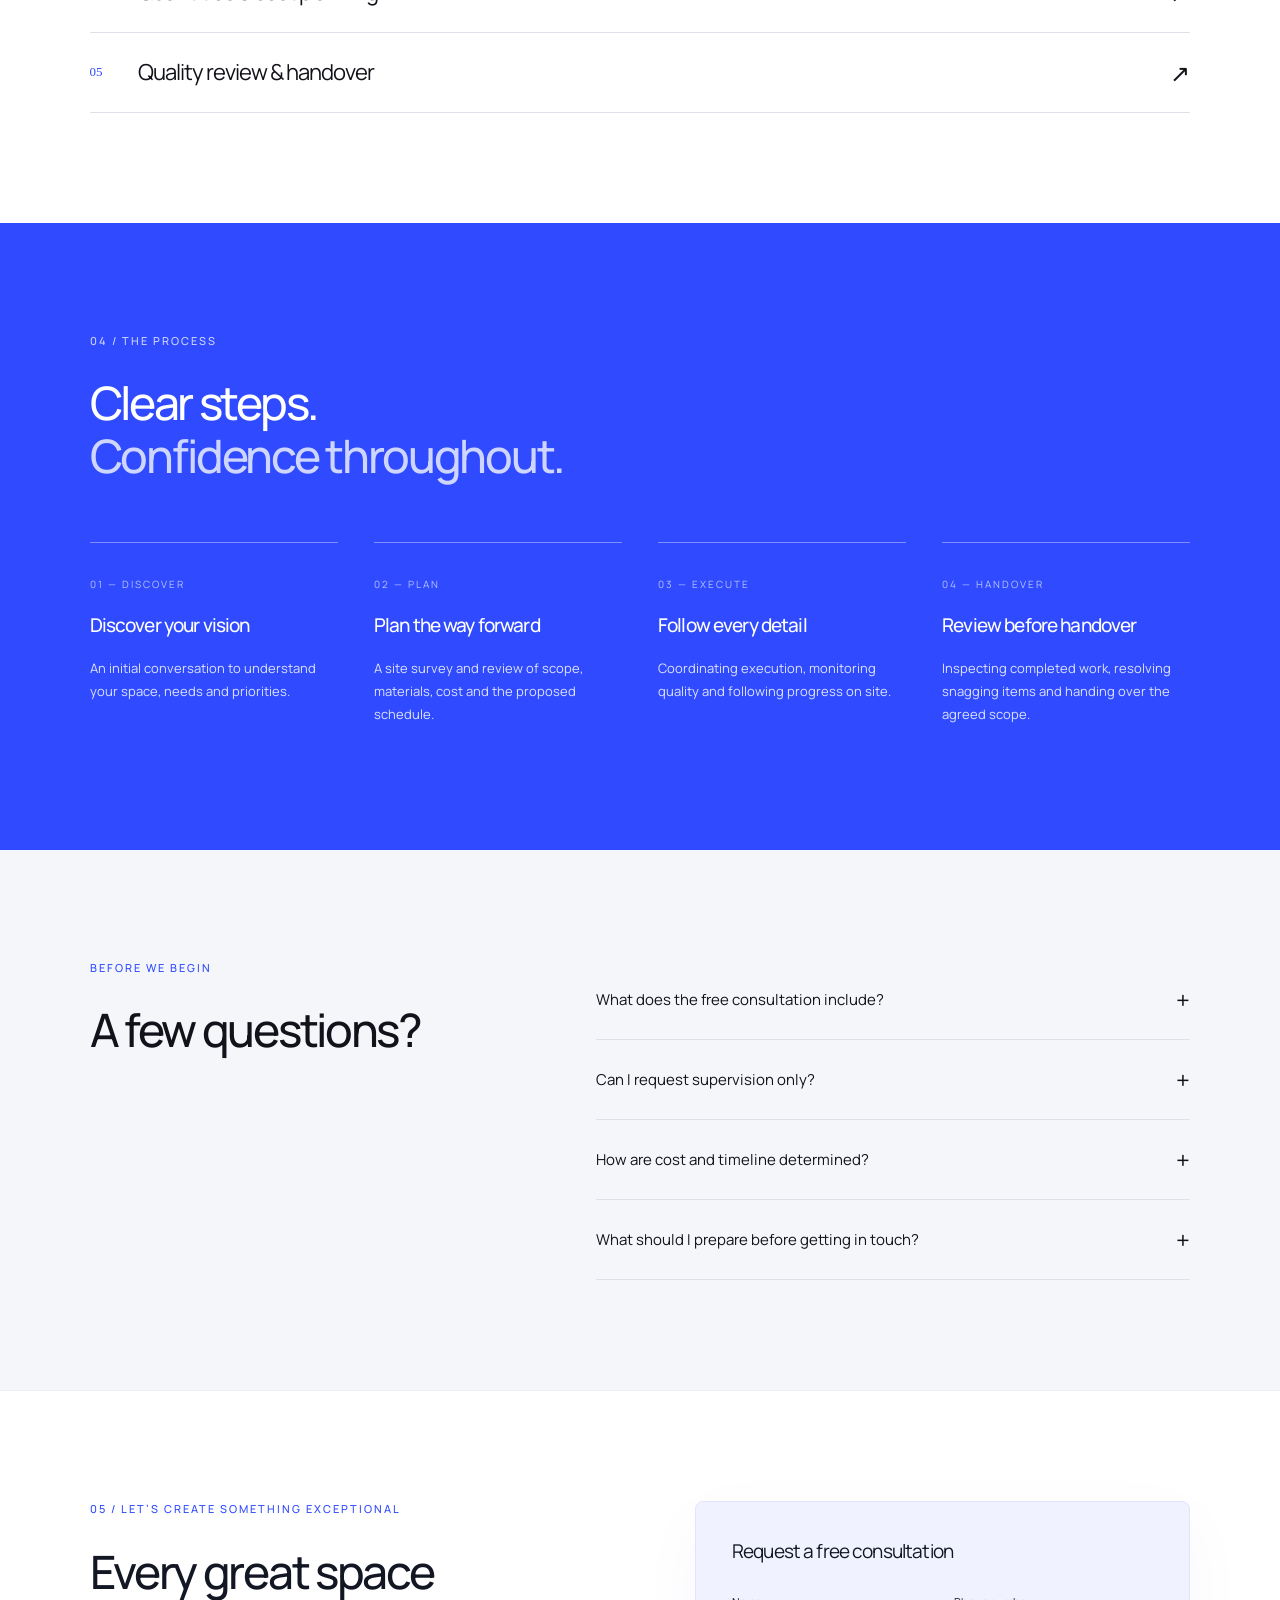
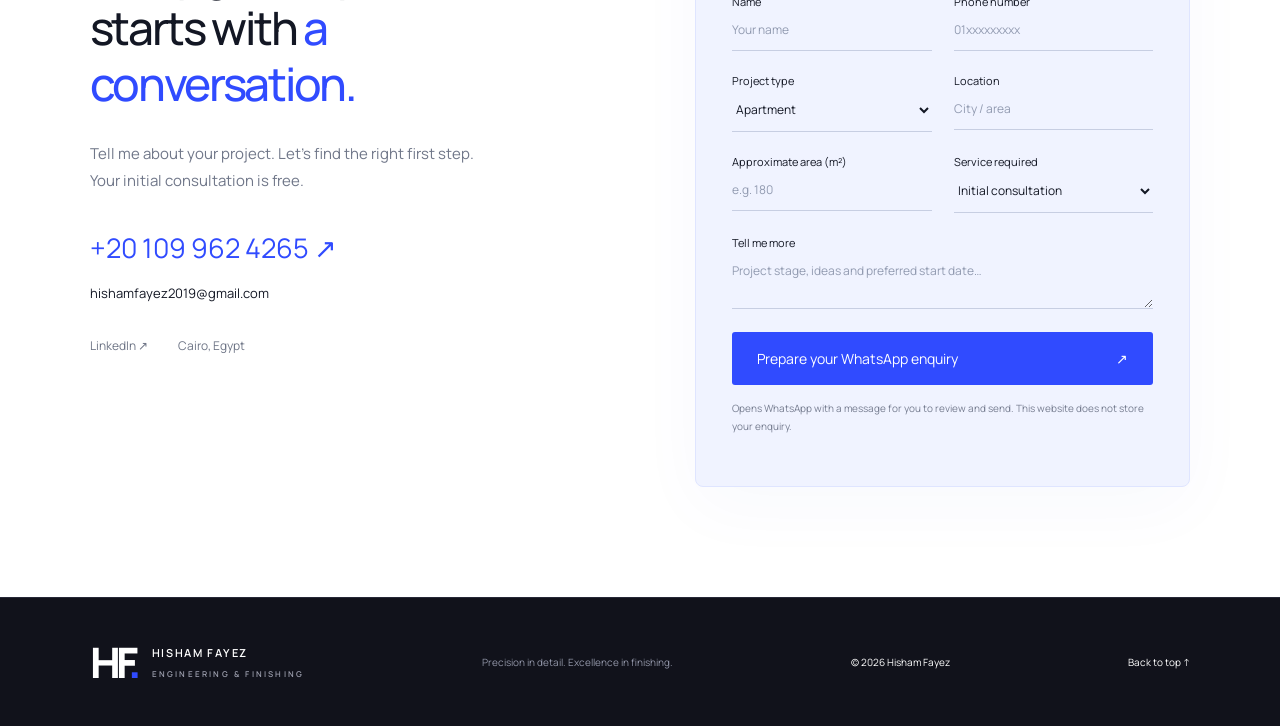
<file: index-en.html>
<!DOCTYPE html><html lang="en" dir="ltr"><head><meta charset="utf-8"><meta name="viewport" content="width=device-width,initial-scale=1"><title>Hisham Fayez — Precision in every detail.</title><meta name="description" content="Hisham Fayez, civil engineer specialising in high-end finishes, site management and MEP coordination. Explore his experience and request a free initial consultation."><link rel="stylesheet" href="style.css"><link rel="stylesheet" href="modern.css"><link rel="stylesheet" href="typography.css"><link rel="preconnect" href="https://fonts.googleapis.com"><link href="https://fonts.googleapis.com/css2?family=Alexandria:wght@300;400;500;600;700&amp;family=Manrope:wght@400;500;600;700;800&amp;display=swap" rel="stylesheet"><meta name="theme-color" content="#191b18"><link rel="alternate" hreflang="ar" href="index.html"><link rel="alternate" hreflang="en" href="index-en.html"></head><body>
<header><a class="brand" href="#home" aria-label="Home"><span class="monogram">HF<span>.</span></span><span>HISHAM FAYEZ<small>ENGINEERING & FINISHING</small></span></a><nav id="nav"><a href="#about">About</a><a href="gallery-en.html">Gallery ↗</a><a href="#work">Experience</a><a href="#services">Services</a><a href="#approach">Process</a></nav><a class="nav-cta" href="#contact">Start a project <span>↗</span></a><a class="language-switch" href="index.html" lang="ar" hreflang="ar" aria-label="التبديل إلى العربية">العربية <span>↗</span></a><button class="menu" aria-label="Open navigation" aria-expanded="false">☰</button></header>
<main><section id="home" class="new-hero"><div class="hero-topline"><span>HISHAM FAYEZ / CIVIL ENGINEER</span><span><i></i> HIGH-END FINISHING · CAIRO</span></div><div class="hero-title-row"><h1>Exceptional details.<br><em>Extraordinary spaces.</em></h1><div class="hero-intro"><p>Engineering precision. Your vision, realised.<br>High-end finishes, from concept to the final detail.</p><a href="#contact" class="button gold">Start your project <span>↗</span></a></div></div><div class="hero-stage"><img src="assets/modern.jpg" alt="Contemporary architecture — inspiration image"><div class="stage-tag"><span>THE FINISHING EDIT</span><h2>Luxury,<br>reimagined.</h2><a href="gallery-en.html">Explore the gallery <b>↗</b></a></div><span class="stage-caption">01 / ARCHITECTURAL INSPIRATION</span><a class="round-link" href="gallery-en.html" aria-label="Open the gallery">↗</a></div><div class="hero-foot"><span>RESIDENTIAL / COMMERCIAL / HOSPITALITY</span><span>Precise execution. Distinctive spaces.</span></div></section>
<section class="gallery-teaser"><div><span class="eyebrow">THE GALLERY / A CLOSER LOOK</span><h2>See the space.<br><em>Discover the detail.</em></h2><p>Explore a curated visual collection. Filter by space, search for details, and take a closer look.</p><a class="button gold" href="gallery-en.html">View the gallery <span>↗</span></a></div><a class="teaser-photo" href="gallery-en.html"><img src="assets/office.jpg" alt="Workspace inspiration" loading="lazy"><span>COMMERCIAL <b>↗</b></span><small>Inspiration image</small></a><a class="teaser-photo tall" href="gallery-en.html"><img src="assets/hotel.jpg" alt="Hospitality inspiration" loading="lazy"><span>HOSPITALITY <b>↗</b></span><small>Inspiration image</small></a></section>
<section id="about" class="section about"><div class="portrait-wrap"><img src="assets/portrait.png" alt="Engineer Hisham Fayez" loading="lazy"><div class="portrait-label"><span>Hisham Fayez</span><small>An engineer’s precision. An eye for detail.</small></div><span class="vertical">THE ENGINEER BEHIND THE DETAILS</span></div><div><div class="eyebrow">01 / THE ENGINEER</div><h2>True luxury,<br>in <em>the quality of details.</em></h2><p>I’m Hisham Fayez, a civil engineer specialising in high-end finishing. I believe exceptional spaces take more than fine materials: they require precise execution, coordinated details and thoughtful management at every stage.</p><p>My experience spans residential villas, corporate offices and hospitality projects, with a focus on quality control, civil and MEP coordination, and managing contractors and suppliers.</p><div class="about-facts"><div><strong>2023</strong><span>Career started</span></div><div><strong>MEP</strong><span>Integrated coordination</span></div><div><strong>Pharos</strong><span>Construction engineering</span></div></div><a class="text-link dark" href="assets/Hisham-Fayez-CV.pdf" target="_blank">View my CV <span>↗</span></a></div></section>
<section id="work" class="section work"><div class="section-heading"><div><div class="eyebrow">02 / PROFESSIONAL EXPERIENCE</div><h2>Behind every project,<br><em>details that matter.</em></h2></div><p>Projects I contributed to as part of the delivery teams listed in my CV. Select a project to explore my role and scope of work.</p></div><div class="gallery-tools"><div class="filters" aria-label="Filter projects"><button class="active" data-filter="all">All experience</button><button data-filter="residential">Residential</button><button data-filter="commercial">Commercial</button><button data-filter="hotel">Hospitality</button><button data-filter="saved">Saved ♡</button></div><label class="search"><span>⌕</span><input id="search" type="search" placeholder="Search projects…" aria-label="Search projects"></label></div><div id="projects" class="projects"></div><p id="empty" hidden>No matching projects. Try another category or keyword.</p><p class="work-note">Project information is drawn from the CV. Actual project photography will be added when available. These roles were held within company teams, not independent commissions.</p></section>
<section class="inspiration"><div class="inspiration-img"><img src="assets/modern.jpg" alt="Living space inspiration" loading="lazy"><span>VISUAL INSPIRATION</span></div><div class="inspiration-copy"><div class="eyebrow">THE ART OF FINISHING</div><h2>Beauty you can see.<br><em>Precision beneath it.</em></h2><p>Behind every refined surface is thoughtful coordination. Behind every beautiful result are execution stages that deserve the same care.</p><a class="text-link" href="#services">Explore my services ↗</a></div></section>
<section id="services" class="section services"><div class="section-heading"><div><div class="eyebrow">03 / SERVICES</div><h2>One vision.<br><em>A coordinated approach.</em></h2></div><p>We define the right scope during your initial consultation, based on your space, priorities and current project stage.</p></div><div class="service-list">
<details open><summary><span>01</span><h3>Finishing & supervision</h3><b>↗</b></summary><div><p>Overseeing floors, ceilings, paintwork and architectural details, with execution reviewed against approved drawings and specifications.</p><a href="#contact" data-service="Finishing &amp; supervision">Discuss your project ↗</a></div></details>
<details><summary><span>02</span><h3>Site & contractor management</h3><b>↗</b></summary><div><p>Organising execution stages, following up with teams and suppliers, and coordinating material requirements and project schedules.</p><a href="#contact" data-service="Site &amp; contractor management">Enquire about this service ↗</a></div></details>
<details><summary><span>03</span><h3>MEP coordination</h3><b>↗</b></summary><div><p>Coordinating the interfaces between civil, electrical and mechanical works and finishes to reduce clashes during execution.</p><a href="#contact" data-service="MEP coordination">Enquire about this service ↗</a></div></details>
<details><summary><span>04</span><h3>Quantities & cost planning</h3><b>↗</b></summary><div><p>Reviewing material quantities and work items, and discussing budget priorities before execution. Final pricing depends on the site survey and specifications.</p><a href="#contact" data-service="Quantities &amp; cost planning">Discuss your budget ↗</a></div></details>
<details><summary><span>05</span><h3>Quality review & handover</h3><b>↗</b></summary><div><p>Inspecting finishes, recording snagging items and following up on corrections before final handover, within an agreed scope.</p><a href="#contact" data-service="Quality review &amp; handover">Enquire about this service ↗</a></div></details></div></section>
<section id="approach" class="section approach"><div class="eyebrow">04 / THE PROCESS</div><h2>Clear steps.<br><em>Confidence throughout.</em></h2><div class="steps"><article><span>01 — DISCOVER</span><h3>Discover your vision</h3><p>An initial conversation to understand your space, needs and priorities.</p></article><article><span>02 — PLAN</span><h3>Plan the way forward</h3><p>A site survey and review of scope, materials, cost and the proposed schedule.</p></article><article><span>03 — EXECUTE</span><h3>Follow every detail</h3><p>Coordinating execution, monitoring quality and following progress on site.</p></article><article><span>04 — HANDOVER</span><h3>Review before handover</h3><p>Inspecting completed work, resolving snagging items and handing over the agreed scope.</p></article></div></section>
<section class="section faq"><div><div class="eyebrow">BEFORE WE BEGIN</div><h2>A few questions?</h2></div><div><details><summary>What does the free consultation include? <b>+</b></summary><p>An initial discussion of your project, its current stage and execution priorities. Site surveys, drawings and detailed quantities are scoped and agreed separately.</p></details><details><summary>Can I request supervision only? <b>+</b></summary><p>Supervision, coordination or quality review can be discussed as separate services. Scope depends on project needs and availability.</p></details><details><summary>How are cost and timeline determined? <b>+</b></summary><p>They depend on area, existing condition, material specifications and scope. Reviewing these details allows a tailored estimate rather than a generic price per square metre.</p></details><details><summary>What should I prepare before getting in touch? <b>+</b></summary><p>Your project location, type, approximate area and current stage, plus any available drawings or photos to share during the conversation.</p></details></div></section>
<section id="contact" class="section contact"><div><div class="eyebrow">05 / LET’S CREATE SOMETHING EXCEPTIONAL</div><h2>Every great space<br>starts with <em>a conversation.</em></h2><p>Tell me about your project. Let’s find the right first step.<br>Your initial consultation is free.</p><a href="tel:+201099624265" class="phone" dir="ltr">+20 109 962 4265 ↗</a><a href="mailto:hishamfayez2019@gmail.com" class="email">hishamfayez2019@gmail.com</a><div class="social"><a href="https://www.linkedin.com/in/hisham-rizq-38a5953a5/" target="_blank" rel="noopener">LinkedIn ↗</a><span>Cairo, Egypt</span></div></div><form id="consultation"><div class="form-top"><h3>Request a free consultation</h3><span>LET’S TALK</span></div><div class="form-grid"><label>Name<input name="name" required maxlength="80" placeholder="Your name" autocomplete="name"></label><label>Phone number<input name="phone" type="tel" required pattern="[+0-9 ()-]{8,20}" placeholder="01xxxxxxxxx" autocomplete="tel"></label><label>Project type<select name="type"><option>Apartment</option><option>Villa</option><option>Office / commercial space</option><option>Hospitality project</option><option>Other</option></select></label><label>Location<input name="location" required placeholder="City / area" maxlength="100"></label><label>Approximate area (m²)<input name="area" type="number" min="1" max="100000" placeholder="e.g. 180"></label><label>Service required<select name="service" id="service"><option>Initial consultation</option><option>Finishing & supervision</option><option>Site & contractor management</option><option>MEP coordination</option><option>Quantities & cost planning</option><option>Quality review & handover</option></select></label></div><label>Tell me more<textarea name="details" rows="2" maxlength="1200" placeholder="Project stage, ideas and preferred start date…"></textarea></label><button class="button gold" type="submit">Prepare your WhatsApp enquiry <span>↗</span></button><small>Opens WhatsApp with a message for you to review and send. This website does not store your enquiry.</small><p id="form-status" role="status"></p></form></section>
</main><footer><a class="brand" href="#home"><span class="monogram">HF<span>.</span></span><span>HISHAM FAYEZ<small>ENGINEERING & FINISHING</small></span></a><p>Precision in detail. Excellence in finishing.</p><span>© 2026 Hisham Fayez</span><a href="#home">Back to top ↑</a></footer>
<dialog id="project-dialog"><button class="close" aria-label="Close">×</button><div id="project-detail"></div></dialog><script src="app-en.js"></script></body></html>
</file>
<file: style.css>
:root{--ink:#20231f;--dark:#191c18;--paper:#f4f2ec;--gold:#c6ab7d;--muted:#85877e;--line:#d9d8d0}*{box-sizing:border-box}html{scroll-behavior:smooth;scroll-padding-top:90px}body{margin:0;background:var(--paper);color:var(--ink);font-family:'IBM Plex Sans Arabic',Tahoma,sans-serif;font-weight:400}a{color:inherit;text-decoration:none}button,input,textarea,select{font:inherit}button,a{ -webkit-tap-highlight-color:transparent}button{cursor:pointer}a,button{transition:.25s}button:focus-visible,a:focus-visible,input:focus-visible,select:focus-visible,textarea:focus-visible{outline:2px solid #bc9257;outline-offset:5px}header{height:96px;padding:0 5%;display:flex;align-items:center;justify-content:space-between;background:var(--dark);color:white;border-bottom:1px solid #ffffff21} .brand{display:flex;align-items:center;gap:16px;direction:ltr;font-family:Arial,sans-serif;font-size:13px;letter-spacing:2px}.brand small{display:block;font-size:8px;letter-spacing:2.2px;margin-top:8px;color:#b7b8ac}.monogram{font-family:Georgia,serif;font-size:47px;letter-spacing:-6px}.monogram span{color:var(--gold)}nav{display:flex;gap:30px;font-size:13px;color:#d8d8d0}nav a:hover{color:var(--gold)}.nav-cta{border:1px solid #706d5b;padding:13px 22px;font-size:13px}.nav-cta span{margin-right:24px;color:var(--gold)}.menu{display:none}.hero{position:relative;height:min(790px,83vh);min-height:620px;color:white;overflow:hidden}.hero-img{position:absolute;width:100%;height:100%;object-fit:cover;object-position:center 58%}.hero-shade{position:absolute;inset:0;background:linear-gradient(270deg,rgba(13,20,17,.88) 0%,rgba(15,21,18,.64) 43%,rgba(16,20,17,.08) 100%),linear-gradient(0deg,#1017109c,transparent 45%)}.hero-content{position:relative;padding:100px 7% 60px;max-width:1000px}.eyebrow{font-size:12px;letter-spacing:2px;color:#99835f;margin-bottom:28px;display:flex;align-items:center;gap:12px}.hero .eyebrow{color:#ded5c0;direction:ltr;justify-content:flex-end}.eyebrow i{width:6px;height:6px;background:var(--gold);border-radius:50%}h1{font-size:clamp(52px,5.7vw,84px);font-weight:400;line-height:1.4;margin:0 0 26px;letter-spacing:-2px}em{font-style:normal;color:#a88d60}.hero em{color:#d2bb94}.hero p{color:#dddcd2;font-size:17px;line-height:1.9}.hero-actions{display:flex;align-items:center;gap:30px;margin-top:35px}.button{display:flex;justify-content:space-between;align-items:center;gap:35px;padding:17px 25px;border:0;font-size:14px}.gold{background:var(--gold);color:#20231c}.gold:hover{background:#dec49b}.text-link{display:inline-flex;align-items:center;gap:26px;border-bottom:1px solid #ffffff66;padding:12px 0;font-size:14px}.dark{border-color:#989685}.hero-bottom{position:absolute;bottom:28px;right:7%;left:7%;display:flex;align-items:center;justify-content:space-between;border-top:1px solid #ffffff42;padding-top:22px;font-size:12px;color:#dddacf}.hero-bottom a{font-size:24px}.latin{font-family:Arial,sans-serif;letter-spacing:2px;font-size:10px}.image-note{position:absolute;left:15px;bottom:130px;writing-mode:vertical-rl;font-size:9px;color:#eee}.expertise-strip{display:flex;justify-content:space-evenly;align-items:center;background:#e7e5dc;padding:27px 5%;font-size:13px;letter-spacing:2px;color:#666a5c}.expertise-strip b{color:#a9956d}.section{padding:110px 7%}.about{display:grid;grid-template-columns:.85fr 1.15fr;gap:10%;align-items:center}.portrait-wrap{position:relative}.portrait-wrap img{width:100%;height:510px;object-fit:cover;display:block}.portrait-label{position:absolute;bottom:0;right:0;left:0;padding:45px 28px 25px;color:white;background:linear-gradient(transparent,#0c0f0ee6)}.portrait-label span{font-family:Georgia,serif;font-size:30px;display:block}.portrait-label small{font-size:12px;color:#c4c3b6}.vertical{position:absolute;left:-25px;top:0;writing-mode:vertical-rl;letter-spacing:3px;font-size:9px;color:#86877c}h2{font-size:clamp(33px,3.6vw,52px);font-weight:400;line-height:1.5;margin:0 0 28px;letter-spacing:-1px}p{font-size:15px;line-height:2;color:#73766b}.about-facts{display:flex;justify-content:space-between;border-top:1px solid var(--line);border-bottom:1px solid var(--line);padding:25px 0;margin:30px 0}.about-facts strong{display:block;font-family:Georgia,serif;font-size:27px;font-weight:400}.about-facts span{font-size:11px;color:#777c6e}.work{background:#eae9e1}.section-heading{display:flex;justify-content:space-between;gap:10%;align-items:end;margin-bottom:40px}.section-heading>p{max-width:370px}.gallery-tools{display:flex;justify-content:space-between;gap:25px;border-bottom:1px solid #cccec1;margin-bottom:35px;padding-bottom:17px;align-items:center}.filters{display:flex;gap:9px;flex-wrap:wrap}.filters button{background:transparent;border:0;padding:10px 16px;font-size:12px;color:#707468}.filters button.active{background:var(--ink);color:#fff}.search{display:flex;gap:12px;align-items:center}.search input{width:170px;background:transparent;border:0;outline:0;font-size:12px}.search span{font-size:25px}.projects{display:grid;grid-template-columns:repeat(3,1fr);gap:30px}.project{min-width:0}.project-cover{position:relative;height:265px;display:flex;align-items:center;justify-content:center;overflow:hidden;background:#353d35;color:#dedbc9}.project:nth-child(2n) .project-cover{background:#d2c8b5;color:#44483a}.project:nth-child(3n) .project-cover{background:#646a60}.project-cover:before{content:'';position:absolute;inset:25px;border:1px solid currentColor;opacity:.17}.project-cover:after{content:'';position:absolute;width:55%;height:130%;border:1px solid currentColor;opacity:.13;transform:rotate(28deg)}.project-name{font:32px Georgia,serif;letter-spacing:1px;text-align:center;z-index:1;max-width:75%}.project-index{position:absolute;top:22px;right:24px;font:11px Arial}.cover-note{position:absolute;bottom:22px;font-size:10px;opacity:.65}.project-open{border:0;padding:0;width:100%;text-align:inherit;background:transparent;color:inherit}.project-open:hover .project-cover{filter:brightness(1.09)}.project-meta{display:flex;align-items:center;justify-content:space-between;margin-top:17px}.project-meta h3{font-size:19px;font-weight:500;margin:0}.project-meta p{font-size:11px;margin:4px 0}.save{border:1px solid #c5c8ba;border-radius:50%;width:34px;height:34px;background:transparent;font-size:22px}.save[aria-pressed=true]{color:#977640;background:#e2dac9}.work-note{font-size:11px;margin:32px 0 0}.inspiration{display:grid;grid-template-columns:1.2fr 1fr;background:var(--dark);color:white}.inspiration-img{position:relative;min-height:520px}.inspiration-img img{width:100%;height:100%;position:absolute;object-fit:cover}.inspiration-img span{position:absolute;bottom:18px;left:20px;background:#1b211b99;color:#fff;padding:7px 12px;font-size:9px}.inspiration-copy{padding:85px 15% 65px}.inspiration-copy p{color:#b1b5a7}.inspiration-copy h2{font-size:40px}.service-list{border-top:1px solid var(--line)}details{border-bottom:1px solid var(--line)}summary{list-style:none;cursor:pointer;display:flex;align-items:center;gap:35px;padding:23px 0}summary::-webkit-details-marker{display:none}summary>span{font:13px Georgia;color:#9e8864}summary h3{font-size:23px;font-weight:400;margin:0}summary b{margin-right:auto;font-weight:400;font-size:24px}.service-list details>div{margin-right:56px;max-width:660px;padding:0 0 25px}.service-list a{font-size:13px;color:#947c55}.approach{background:#e5e6dd}.steps{display:grid;grid-template-columns:repeat(4,1fr);gap:36px;margin-top:60px}.steps article{border-top:1px solid #b3b7a7;padding-top:28px}.steps span{font-size:10px;letter-spacing:2px;color:#85846e}.steps h3{font-weight:500;font-size:20px}.steps p{font-size:13px}.faq{display:grid;grid-template-columns:1fr 1.5fr;gap:10%}.faq summary{font-size:15px;justify-content:space-between}.faq p{font-size:14px}.contact{display:grid;grid-template-columns:1fr 1fr;gap:10%;background:var(--dark);color:#eee}.contact p{color:#aeb3a3}.phone{display:block;text-align:right;font:29px Georgia;margin-top:35px}.email{display:block;font:13px Arial;margin-top:18px}.social{display:flex;gap:30px;margin-top:35px;font-size:12px;color:#acb0a0}form{background:#242821;padding:30px}form h3{font-size:21px;font-weight:400;margin:0}.form-top{display:flex;justify-content:space-between;align-items:center;margin-bottom:30px}.form-top span{font-size:9px;letter-spacing:2px;color:var(--gold)}.form-grid{display:grid;grid-template-columns:1fr 1fr;gap:22px}label{display:block;font-size:12px;color:inherit}input,select,textarea{width:100%;padding:12px 0;border:0;border-bottom:1px solid #535749;background:transparent;color:inherit;border-radius:0;font-size:13px}option{background:#242821;color:#fff}textarea{resize:vertical;margin-bottom:20px}form>label{margin-top:22px}form .button{width:100%}form small{font-size:10px;color:#a3a996;display:block;line-height:1.8;margin-top:14px}footer{display:flex;align-items:center;justify-content:space-between;padding:35px 7%;background:#121710;color:#bec3b1;border-top:1px solid #343b2d}footer p{font-size:12px}footer>span,footer>a:last-child{font-size:10px}dialog{border:0;background:var(--paper);color:var(--ink);width:min(760px,90vw);padding:55px;max-height:85vh}dialog::backdrop{background:#111b15c9;backdrop-filter:blur(6px)}.close{position:absolute;top:12px;left:18px;border:0;background:transparent;font-size:30px}.detail-title{font:40px Georgia;margin:15px 0}.detail-grid{display:grid;grid-template-columns:1fr 1fr;gap:18px;border-block:1px solid var(--line);padding:20px 0;margin:25px 0}.detail-grid small{display:block;color:#8b8c7e;font-size:11px}.detail-grid strong{font-size:14px;font-weight:500}.detail-link{margin-top:25px}.detail-tag{font-size:11px;color:#927a54}#empty{padding:30px;text-align:center}
@media(min-width:1500px){.hero-content{max-width:1100px}}@media(max-width:1000px){nav{gap:15px}.brand{font-size:10px}.section{padding:75px 6%}.hero-content{padding-top:90px}.projects{gap:20px}.project-cover{height:230px}.project-name{font-size:25px}.about{gap:7%}.portrait-wrap img{height:460px}.contact{gap:6%}.inspiration-copy{padding:65px 10%}.inspiration-copy h2{font-size:32px}}@media(max-width:760px){header{height:80px;padding:0 6%}.brand{gap:13px;letter-spacing:1px}.monogram{font-size:40px}.brand small{font-size:6px}.nav-cta{display:none}.menu{display:block;border:0;background:transparent;color:#ddd;font-size:24px}nav{display:none;position:absolute;top:80px;right:0;left:0;background:var(--dark);z-index:10;padding:25px;flex-direction:column}nav.open{display:flex}.hero{height:740px;min-height:0;max-height:calc(100svh - 80px)}.hero-content{padding:70px 7% 90px}.hero-shade{background:linear-gradient(270deg,#162017dc,#17201972),linear-gradient(0deg,#131a13a8,transparent)}h1{font-size:46px;letter-spacing:-1.5px}.hero p{font-size:14px}.hero .eyebrow{font-size:9px;letter-spacing:1px}.hero-actions{align-items:flex-start;flex-direction:column;gap:12px;margin-top:25px}.button{font-size:12px;padding:15px 19px}.hero-bottom{font-size:10px;bottom:20px}.hero-bottom .latin{display:none}.image-note{bottom:100px;font-size:8px}.expertise-strip{gap:20px;padding:20px;overflow:hidden;white-space:nowrap;font-size:10px}.expertise-strip span:first-child,.expertise-strip b:nth-child(2){display:none}.section{padding:65px 7%}.about{grid-template-columns:1fr;gap:45px}.portrait-wrap{max-width:430px}.portrait-wrap img{height:420px}.about h2{font-size:36px}.eyebrow{font-size:10px;margin-bottom:20px}h2{font-size:34px}.section-heading{display:block}.section-heading>p{font-size:13px}.gallery-tools{flex-direction:column;align-items:stretch}.filters{gap:4px}.filters button{font-size:11px;padding:8px 10px}.search input{width:100%}.projects{grid-template-columns:1fr 1fr;gap:24px 15px}.project-cover{height:200px}.project-name{font-size:22px}.project-meta{gap:5px}.project-meta h3{font-size:14px}.project-meta p{font-size:9px}.project-index{top:15px;right:15px}.cover-note{font-size:8px}.save{width:29px;height:29px;flex-shrink:0}.inspiration{grid-template-columns:1fr}.inspiration-img{min-height:330px}.inspiration-copy{padding:55px 7%}.service-list summary{gap:20px}.service-list summary h3{font-size:18px}.service-list details>div{margin-right:0}.steps{grid-template-columns:1fr 1fr;gap:30px}.faq{grid-template-columns:1fr;gap:20px}.contact{grid-template-columns:1fr;gap:40px}.phone{font-size:25px}form{padding:23px}.form-grid{gap:20px 16px}footer{flex-wrap:wrap;gap:25px}footer p{display:none}dialog{padding:40px 25px}.detail-title{font-size:30px}}@media(prefers-reduced-motion:reduce){html{scroll-behavior:auto}*{transition:none!important}}
</file>
<file: modern.css>
:root{--ink:#12131a;--dark:#101119;--paper:#fafafa;--gold:#304bff;--muted:#717481;--line:#dfe1e8}body{background:#fafafa}em{color:#304bff}header{background:#fff;color:#11121a;border-bottom:1px solid #e9e9ef;height:92px}.brand{font-weight:600}.brand small{color:#7f8293}.monogram{font-family:Arial,sans-serif;font-weight:800;font-size:42px;letter-spacing:-5px}.monogram span{color:#304bff}nav{color:#454652}.nav-cta{background:#11121a;border:0;color:white;padding:15px 24px}.nav-cta span{color:white}.gold{background:#304bff;color:white;border-radius:3px}.gold:hover{background:#172fcf;transform:translateY(-2px)}.eyebrow{color:#304bff;font-size:11px;font-weight:500}.new-hero{padding:30px 5% 0;background:#fff}.hero-topline{display:flex;justify-content:space-between;direction:ltr;font:10px Arial;letter-spacing:1.8px;color:#747887}.hero-topline i{display:inline-block;background:#304bff;width:6px;height:6px;border-radius:50%;margin-right:8px}.hero-title-row{display:flex;justify-content:space-between;align-items:center;gap:50px;padding:35px 0 40px}.hero-title-row h1{font-size:clamp(45px,5vw,78px);line-height:1.42;letter-spacing:-2.8px;margin:0;font-weight:500}.hero-intro{width:280px}.hero-intro p{font-size:14px;color:#666b79;line-height:1.9;margin:0 0 24px}.hero-intro .button{display:inline-flex;min-width:200px}.hero-stage{height:510px;position:relative;overflow:hidden;border-radius:5px}.hero-stage>img{width:100%;height:100%;object-fit:cover;object-position:center 57%}.hero-stage:after{position:absolute;inset:0;content:'';background:linear-gradient(0deg,#060b184d,transparent 50%);pointer-events:none}.stage-tag{position:absolute;left:35px;top:35px;z-index:1;background:#304bff;color:#fff;padding:28px;width:240px;box-shadow:0 18px 50px #101a3726}.stage-tag>span{font:9px Arial;letter-spacing:2px}.stage-tag h2{font-size:32px;line-height:1.4;margin:20px 0}.stage-tag a{display:flex;justify-content:space-between;border-top:1px solid #ffffff55;padding-top:17px;font-size:12px}.stage-tag b{font-size:21px}.stage-caption{position:absolute;right:25px;bottom:25px;color:white;z-index:1;font-size:9px;letter-spacing:1px}.round-link{position:absolute;bottom:25px;left:30px;background:white;color:#304bff;width:56px;height:56px;border-radius:50%;display:grid;place-items:center;font-size:28px;z-index:1}.hero-foot{display:flex;justify-content:space-between;padding:20px 0;color:#797e8e;font-size:11px}.hero-foot span:first-child{font:9px Arial;letter-spacing:2px}.gallery-teaser{padding:110px 5%;display:grid;grid-template-columns:1.1fr 1fr 1fr;align-items:center;gap:35px;background:#f3f4f8}.gallery-teaser h2{font-size:36px}.gallery-teaser p{font-size:13px;max-width:300px}.gallery-teaser .button{display:inline-flex;margin-top:20px}.teaser-photo{position:relative;height:360px;display:block}.teaser-photo.tall{height:440px}.teaser-photo img{height:100%;width:100%;object-fit:cover;border-radius:4px}.teaser-photo>span{position:absolute;bottom:0;right:0;left:0;background:#ffffffed;padding:20px;font-size:12px;display:flex;justify-content:space-between}.teaser-photo small{position:absolute;top:14px;right:14px;color:white;background:#15182380;font-size:9px;padding:5px 10px}.about{background:white}.portrait-label{background:linear-gradient(transparent,#10111bf0)}.portrait-wrap img{filter:contrast(1.08)}.about-facts strong{font-family:Arial,sans-serif;color:#304bff;font-weight:500}.about-facts span{color:#747887}.work{background:#f2f3f7}.work .section-heading h2{font-size:38px}.work .project-cover{height:210px;border-radius:4px;background:#18233c;color:#fff}.work .project:nth-child(2n) .project-cover{background:#304bff;color:white}.work .project:nth-child(3n) .project-cover{background:#e2e7f2;color:#243153}.project-name{font-family:Arial,sans-serif;font-weight:600;font-size:27px}.project-meta h3{font-size:17px}.project-cover:after{transform:rotate(-35deg);border-width:2px}.filters button{border-radius:3px}.filters button.active{background:#304bff}.save[aria-pressed=true]{color:#304bff;background:#e5eaff}.inspiration{background:#111420}.inspiration-copy p{color:#b9becd}.inspiration-copy em{color:#9baaff}.inspiration-copy .eyebrow{color:#9baaff}.services{background:white}.service-list details[open]{border-radius:4px;background:#f4f6ff;padding-inline:24px}.service-list a,.service-list summary>span{color:#304bff}.approach{background:#304bff;color:white}.approach .eyebrow,.approach em{color:#ced6ff}.steps p{color:#dce2ff}.steps span{color:#b7c3ff}.steps article{border-color:#8190ff}.faq{background:#f5f6fa}.contact{background:#fff;color:#131724;border-top:1px solid #eceef4}.contact h2{font-weight:500}.contact p{color:#707789}.phone{font-family:Arial,sans-serif;color:#304bff;font-size:27px}.social{color:#6e7586}form{background:#f0f3ff;border:1px solid #dfe5ff;border-radius:8px;padding:36px;box-shadow:0 20px 70px #1935b508}input,select,textarea{border-color:#c7cee2}input::placeholder,textarea::placeholder{color:#929bb1}.form-top span{color:#304bff}form small{color:#767d90}option{background:#fff;color:#111}footer{background:#11121b;color:white;border-color:#262937}footer .brand small{color:#9c9ead}footer p{color:#9296a8}dialog{border-radius:8px}.gallery-page{padding:0 5%;background:#fafafa}.gallery-heading{padding-top:65px}.gallery-title{display:flex;align-items:end;justify-content:space-between;padding-bottom:45px}.gallery-title h1{font-size:65px;line-height:1.35;font-weight:500;margin:0}.gallery-title p{font-size:14px}.gallery-mode{display:flex;gap:35px;border-bottom:1px solid #dfe2eb}.gallery-mode button{background:transparent;border:0;padding:18px 0;color:#8a8f9d;font-size:16px;border-bottom:3px solid transparent}.gallery-mode button.selected{border-color:#304bff;color:#182044}.gallery-mode span{font-size:10px;margin-right:9px;color:#8990a5}.gallery-notice{font-size:11px;line-height:1.8;color:#7a8091;padding:18px 0}.gallery-notice a{color:#304bff}.gallery-toolbar{display:flex;align-items:center;gap:20px;padding:20px 0;border-block:1px solid #e0e3eb}.gallery-search{display:flex;align-items:center;gap:10px;background:white;border:1px solid #dfe2eb;border-radius:5px;padding:0 15px;flex:1}.gallery-search input{border:0;font-size:12px}.gallery-toolbar select{width:150px;font-size:11px;border:0}.gallery-status{display:flex;justify-content:space-between;color:#8b91a1;font-size:10px;padding:25px 0}.gallery-status>span:last-child{font:9px Arial;letter-spacing:1.5px}.photo-grid{display:grid;grid-template-columns:1.25fr 1fr;gap:40px 28px}.photo-card:nth-child(even){padding-top:65px}.photo-frame{position:relative;overflow:hidden;border-radius:5px;height:410px;background:#eaedf5}.photo-card:nth-child(even) .photo-frame{height:470px}.photo-frame>button:first-child{padding:0;border:0;width:100%;height:100%;background:transparent}.photo-frame img{width:100%;height:100%;object-fit:cover;transition:transform .7s}.photo-frame:hover img{transform:scale(1.035)}.photo-frame .save{position:absolute;left:18px;top:18px;background:white;border:0;width:38px;height:38px;color:#18213c}.photo-frame>span{position:absolute;right:18px;bottom:18px;background:#ffffffdd;padding:6px 12px;font-size:10px;pointer-events:none}.photo-info{display:flex;justify-content:space-between;align-items:center;padding:18px 0}.photo-info h3{font-size:21px;margin:0;font-weight:500}.photo-info small{color:#7d8599;font-size:11px}.photo-info>span{color:#304bff;font-size:24px}.gallery-end{padding:100px 0;display:flex;align-items:center;justify-content:space-between;margin-top:60px;border-top:1px solid #e2e5ed}.gallery-empty{text-align:center;padding:90px 20px}.gallery-empty>span{font-size:65px;color:#304bff}.gallery-empty .button{margin:25px auto}.gallery-empty p{max-width:550px;margin:auto}#lightbox{background:#0e111a;color:white;width:min(1200px,94vw);padding:0;max-height:94vh;border-radius:6px}#lightbox::backdrop{background:#0d1024ed}.lightbox-close{position:absolute;top:15px;left:15px;z-index:2;border:0;background:white;border-radius:50%;width:38px;height:38px;font-size:25px}.lightbox-image{position:relative;height:65vh}.lightbox-image img{width:100%;height:100%;object-fit:contain}.photo-prev,.photo-next{position:absolute;top:50%;background:#ffffffdf;border:0;border-radius:50%;width:44px;height:44px;font-size:22px}.photo-prev{right:20px}.photo-next{left:20px}.lightbox-info{display:flex;justify-content:space-between;align-items:center;padding:20px 35px}.lightbox-info h2{font-size:24px;margin:6px 0}.lightbox-info p,.lightbox-info span{font-size:10px;color:#a1abc2}.lightbox-info p{margin:0}
@media(max-width:1000px){.hero-title-row h1{font-size:55px}.gallery-teaser{gap:22px}.gallery-teaser h2{font-size:29px}.photo-frame{height:340px}.photo-card:nth-child(even) .photo-frame{height:400px}.gallery-toolbar{flex-wrap:wrap}.gallery-toolbar .filters{width:100%}}
@media(max-width:760px){header{height:78px}.menu{color:#12131a}nav{background:#fff;top:78px;box-shadow:0 10px 15px #1111}.new-hero{padding:22px 6% 0}.hero-topline{font-size:8px;letter-spacing:.8px}.hero-topline span:last-child{display:none}.hero-title-row{padding:30px 0;display:block}.hero-title-row h1{font-size:43px;letter-spacing:-1.7px}.hero-intro{width:100%;display:flex;align-items:center;gap:20px;margin-top:22px}.hero-intro p{font-size:11px;margin:0;flex:1}.hero-intro .button{min-width:0;font-size:11px;gap:15px;padding:13px}.hero-stage{height:430px}.stage-tag{top:18px;left:18px;width:170px;padding:20px}.stage-tag h2{font-size:25px;margin:15px 0}.stage-tag>span{font-size:7px}.stage-caption{font-size:7px;bottom:20px;right:15px;max-width:200px}.round-link{height:43px;width:43px;left:18px;bottom:18px}.hero-foot{font-size:9px}.hero-foot span:first-child{font-size:7px;letter-spacing:.4px}.gallery-teaser{padding:60px 6%;grid-template-columns:1fr 1fr;gap:20px}.gallery-teaser>div{grid-column:1/-1}.gallery-teaser h2{font-size:34px}.teaser-photo{height:250px}.teaser-photo.tall{height:300px}.teaser-photo>span{font-size:9px;padding:14px}.work .section-heading h2{font-size:32px}.work .project-cover{height:170px}.project-name{font-size:20px}.section{padding:65px 6%}.service-list details[open]{padding-inline:15px}form{padding:24px}.contact{gap:35px}.gallery-heading{padding-top:40px}.gallery-title{display:block;padding-bottom:20px}.gallery-title h1{font-size:44px}.gallery-title>div{margin-top:24px}.gallery-title p{font-size:12px}.gallery-mode{gap:25px}.gallery-mode button{font-size:13px}.gallery-toolbar{gap:12px}.gallery-toolbar select{width:120px}.gallery-search{min-width:140px}.gallery-status>span:last-child{display:none}.photo-grid{gap:25px 15px;grid-template-columns:1fr 1fr}.photo-frame{height:240px}.photo-card:nth-child(even){padding-top:35px}.photo-card:nth-child(even) .photo-frame{height:270px}.photo-info h3{font-size:15px}.photo-info small{font-size:9px}.photo-frame>span{font-size:8px;right:10px;bottom:10px}.photo-frame .save{left:10px;top:10px;width:30px;height:30px}.gallery-end{display:block;padding:55px 0;margin-top:30px}.gallery-end h2{font-size:31px}.gallery-end .button{display:inline-flex}.lightbox-image{height:55vh}.lightbox-info{padding:20px}.lightbox-info h2{font-size:20px}}
</file>
<file: typography.css>
body{font-family:'Alexandria',sans-serif;font-weight:400;-webkit-font-smoothing:antialiased}h1,h2,h3{font-family:'Alexandria',sans-serif;letter-spacing:-.045em}h1,.hero-title-row h1,.gallery-title h1{font-weight:600;line-height:1.48}.hero-title-row h1{font-size:clamp(40px,4.4vw,69px)}h2{font-weight:500;line-height:1.55}p{font-weight:300;line-height:2.05}.brand,.monogram,.project-name,.latin,.hero-topline,.hero-foot span:first-child,.stage-tag>span,.gallery-status>span:last-child,.phone,.email,.about-facts strong{font-family:'Manrope',sans-serif}.monogram{font-weight:800}.brand{letter-spacing:1.7px}nav{gap:22px;font-size:11px}.language-switch{font:600 12px 'Manrope','Alexandria',sans-serif;display:flex;align-items:center;gap:9px;padding:10px 12px;border:1px solid #dfe2ee;border-radius:4px;white-space:nowrap}.language-switch:hover{background:#304bff;color:white;border-color:#304bff}.language-switch span{color:#304bff}.language-switch:hover span{color:white}header{gap:20px}.nav-cta{font-size:11px}.section-heading h2{line-height:1.6}.stage-tag h2{font-size:29px}.gallery-teaser h2{font-size:32px}.contact h2{line-height:1.6}.form-grid label,form>label{font-size:11px}input,select,textarea{font-size:12px}summary h3{font-size:21px}.project-meta h3{font-size:15px}.photo-info h3{font-size:18px}
html[lang=en] body,html[lang=en] h1,html[lang=en] h2,html[lang=en] h3{font-family:'Manrope',sans-serif}html[lang=en] h1,html[lang=en] h2{line-height:1.15;letter-spacing:-.05em}html[lang=en] p{line-height:1.8;font-weight:400}html[lang=en] .hero-title-row h1{font-size:clamp(40px,4.6vw,70px);line-height:1.15}html[lang=en] .hero-intro{width:270px}html[lang=en] .hero-intro p{font-size:13px}html[lang=en] .hero-title-row{padding:45px 0}html[lang=en] nav{font-size:11px;gap:20px}html[lang=en] .brand{font-size:11px}html[lang=en] .nav-cta span{margin-right:0;margin-left:20px}html[lang=en] .stage-tag{left:auto;right:35px}html[lang=en] .stage-caption{right:auto;left:25px}html[lang=en] .round-link{left:auto;right:30px}html[lang=en] .gallery-teaser h2{font-size:36px}html[lang=en] .portrait-label{text-align:left}html[lang=en] .section-heading h2{line-height:1.22}html[lang=en] .about h2{font-size:42px}html[lang=en] .about-facts span{font-size:10px}html[lang=en] summary b{margin-right:0;margin-left:auto}html[lang=en] .service-list details>div{margin-right:0;margin-left:56px}html[lang=en] .service-list summary h3{font-size:22px}html[lang=en] .phone{text-align:left}html[lang=en] .gallery-mode span{margin-right:0;margin-left:9px}html[lang=en] .gallery-title h1{font-size:65px}html[lang=en] .contact h2{font-size:46px;line-height:1.22}html[lang=en] .form-top h3{font-size:19px}html[lang=en] .form-top span{display:none}html[lang=en] .photo-info h3{font-size:20px}html[lang=en] .project-meta h3{font-size:16px}html[lang=en] .project-meta p{font-size:10px}html[lang=en] .steps h3{font-size:19px}html[lang=en] footer p{font-size:10px}html[lang=en] .gallery-end h2{font-size:44px}html[lang=en] .language-switch{font-family:'Alexandria',sans-serif;font-size:11px}
@media(max-width:1100px){header{gap:14px}nav{gap:14px}.brand{font-size:10px}.nav-cta{padding:12px 16px}.brand small{letter-spacing:1.3px}html[lang=en] nav{gap:14px}html[lang=en] .brand{font-size:10px}}
@media(max-width:760px){header{gap:12px}.language-switch{margin-inline-start:auto;padding:8px 10px;font-size:11px}.hero-title-row h1{font-size:37px;line-height:1.5}.hero-intro p{font-size:10px}.stage-tag h2{font-size:24px}.gallery-teaser h2{font-size:30px}.gallery-title h1{font-size:38px}.gallery-mode button{font-size:11px}.gallery-mode{gap:20px}.gallery-toolbar .filters button{font-size:10px;padding:8px}.photo-info h3{font-size:13px}.project-meta h3{font-size:12px}.form-grid{gap:20px 12px}html[lang=en] .hero-title-row h1{font-size:39px;line-height:1.15}html[lang=en] .hero-intro{width:100%}html[lang=en] .hero-intro p{font-size:10px}html[lang=en] .hero-title-row{padding:30px 0}html[lang=en] .stage-tag{right:18px}html[lang=en] .stage-caption{left:15px}html[lang=en] .round-link{right:18px}html[lang=en] .gallery-title h1{font-size:46px}html[lang=en] .about h2,html[lang=en] .gallery-teaser h2{font-size:34px}html[lang=en] .contact h2{font-size:38px}html[lang=en] .service-list summary h3{font-size:17px}html[lang=en] .service-list details>div{margin-left:0}html[lang=en] .project-meta h3{font-size:13px}html[lang=en] .photo-info h3{font-size:14px}html[lang=en] .gallery-end h2{font-size:34px}html[lang=en] .brand{font-size:9px}html[lang=en] .language-switch{font-size:10px}.brand small{font-size:6px}.photo-frame>span{font-size:8px}}
</file>
